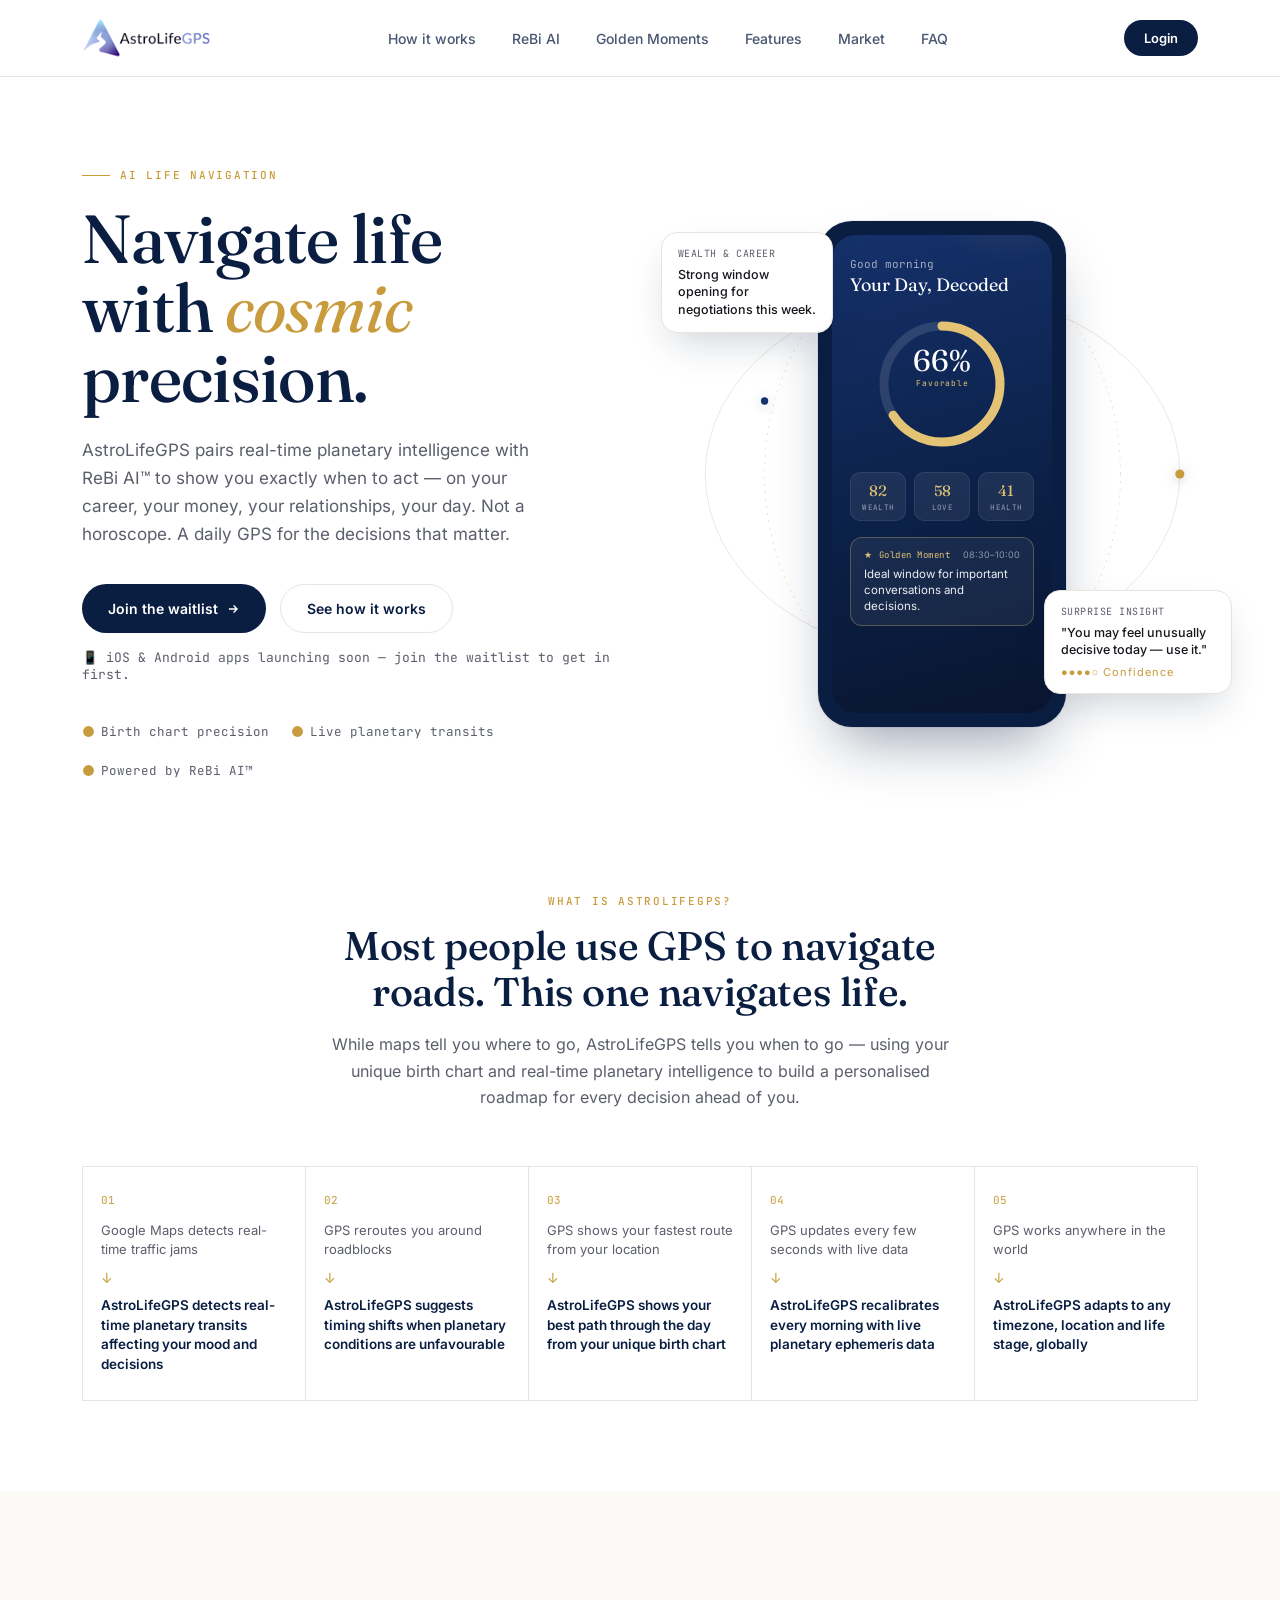
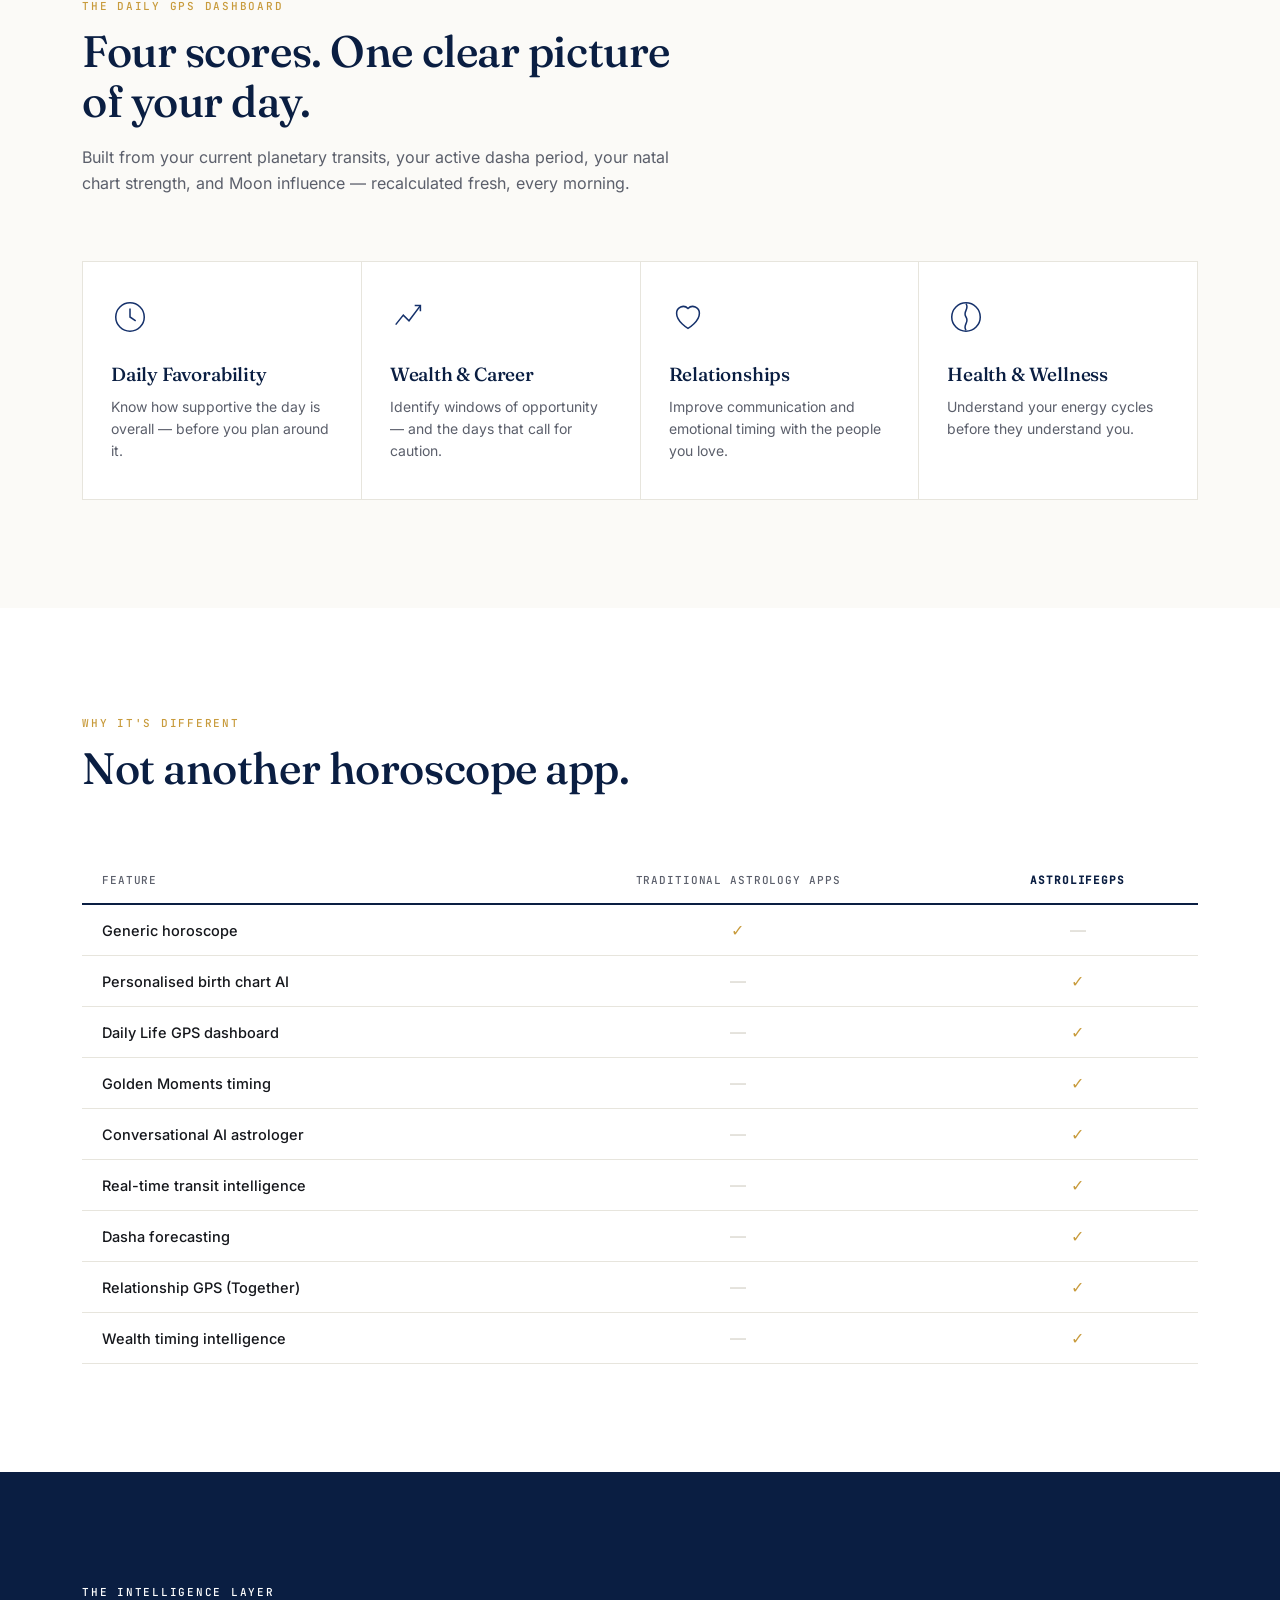
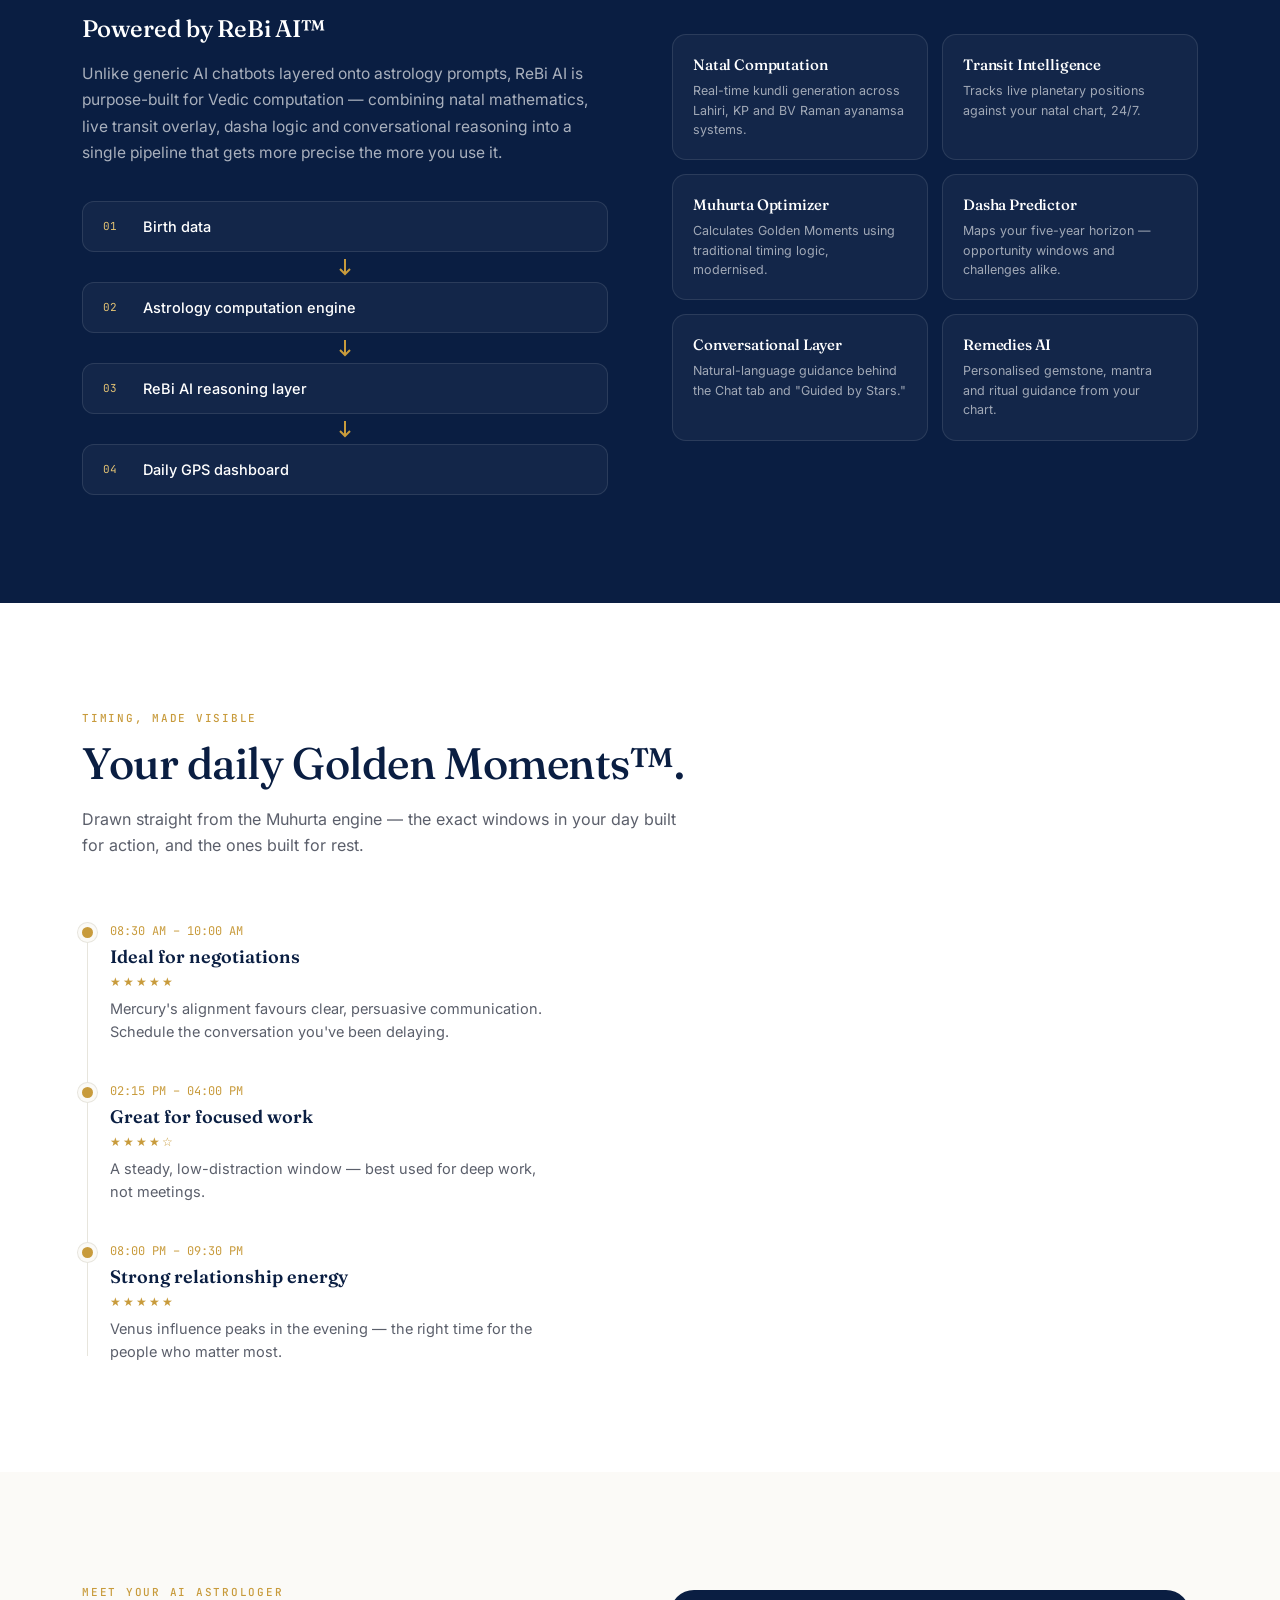
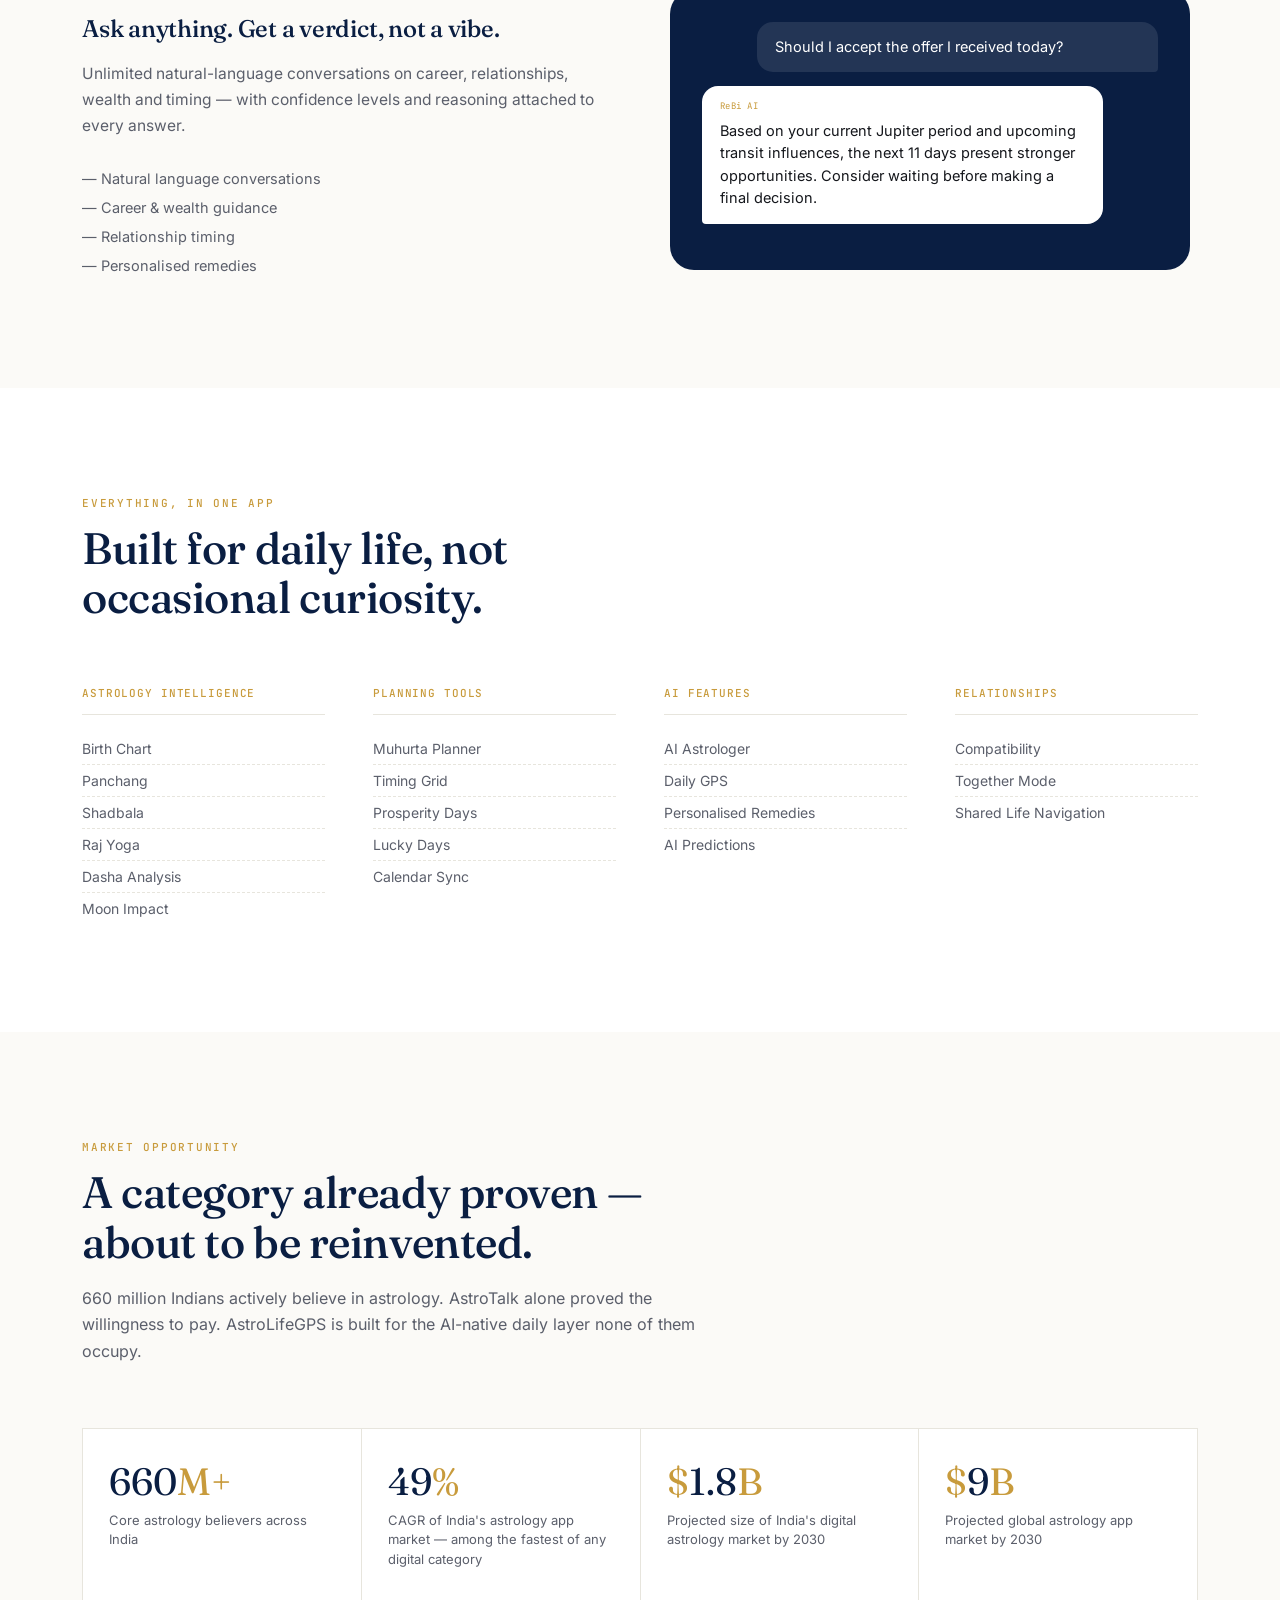
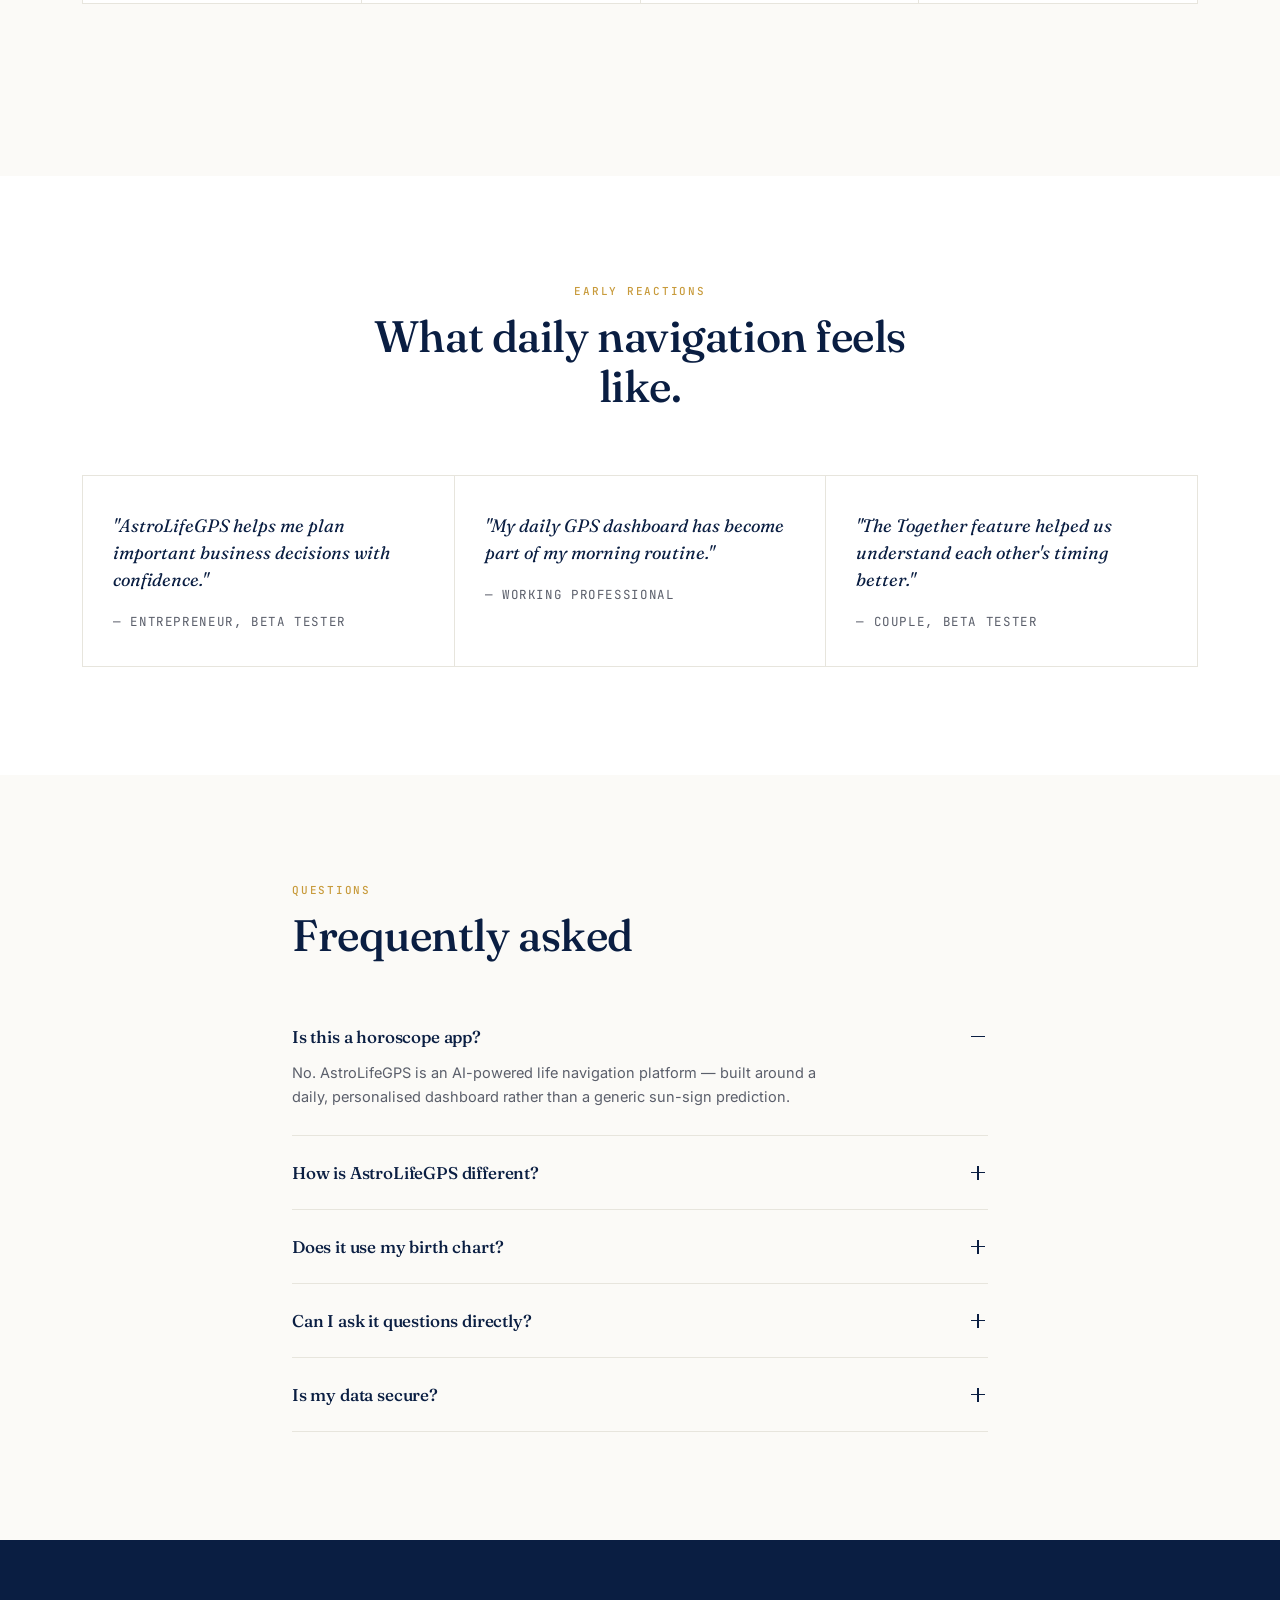
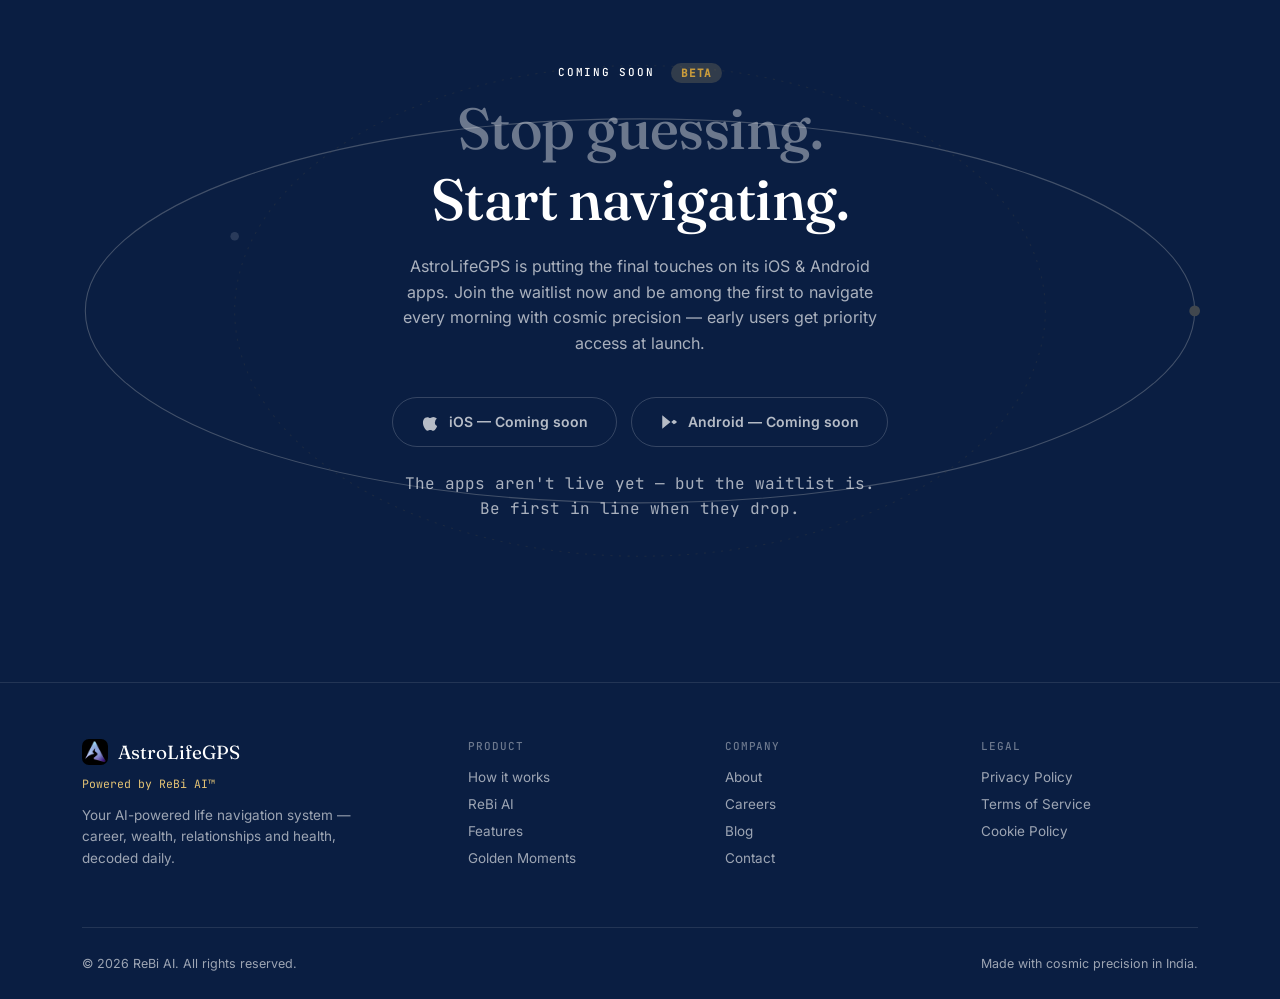
<file: index.html>
<!DOCTYPE html>
<html lang="en">
<head>
<meta charset="UTF-8">
<meta name="viewport" content="width=device-width, initial-scale=1.0">
<title>AstroLifeGPS — AI-Powered Life Navigation</title>
<meta name="description" content="AstroLifeGPS pairs real-time planetary intelligence with ReBi AI™ to show you exactly when to act — on your career, money, relationships and day. Not a horoscope. A daily GPS for the decisions that matter.">
<meta name="theme-color" content="#0A1E42">
<link rel="canonical" href="https://www.astrolifegps.com/">

<!-- Open Graph -->
<meta property="og:type" content="website">
<meta property="og:site_name" content="AstroLifeGPS">
<meta property="og:title" content="AstroLifeGPS — AI-Powered Life Navigation">
<meta property="og:description" content="Real-time planetary intelligence + ReBi AI™ for a daily, personalised GPS across career, wealth, relationships and health.">
<meta property="og:url" content="https://www.astrolifegps.com/">
<meta property="og:image" content="https://www.astrolifegps.com/assets/og-image.png">
<meta property="og:image:width" content="1200">
<meta property="og:image:height" content="630">

<!-- Twitter -->
<meta name="twitter:card" content="summary_large_image">
<meta name="twitter:title" content="AstroLifeGPS — AI-Powered Life Navigation">
<meta name="twitter:description" content="Real-time planetary intelligence + ReBi AI™ for a daily, personalised GPS across career, wealth, relationships and health.">
<meta name="twitter:image" content="https://www.astrolifegps.com/assets/og-image.png">

<!-- Favicon -->
<link rel="icon" type="image/svg+xml" href="assets/favicon.svg">
<link rel="icon" type="image/png" href="assets/favicon.png">
<link rel="apple-touch-icon" href="assets/favicon.png">

<!-- Structured data -->
<script type="application/ld+json">
{
  "@context": "https://schema.org",
  "@type": "Organization",
  "@id": "https://www.astrolifegps.com/#organization",
  "name": "AstroLifeGPS",
  "url": "https://www.astrolifegps.com/",
  "logo": "https://www.astrolifegps.com/assets/logo.png",
  "description": "AI-powered life navigation — daily, personalised guidance across career, wealth, relationships and health, powered by ReBi AI."
}
</script>
<script type="application/ld+json">
{
  "@context": "https://schema.org",
  "@type": "WebSite",
  "@id": "https://www.astrolifegps.com/#website",
  "url": "https://www.astrolifegps.com/",
  "name": "AstroLifeGPS",
  "publisher": { "@id": "https://www.astrolifegps.com/#organization" }
}
</script>

<!-- Self-hosted fonts (no render-blocking external CSS) -->
<link rel="preload" as="font" type="font/woff2" crossorigin href="assets/fonts/fraunces-variable.woff2">
<link rel="preload" as="font" type="font/woff2" crossorigin href="assets/fonts/inter-variable.woff2">
<style>
@font-face{font-family:'Fraunces';font-style:normal;font-weight:300 600;font-display:swap;src:url('assets/fonts/fraunces-variable.woff2') format('woff2');}
@font-face{font-family:'Fraunces';font-style:italic;font-weight:300 600;font-display:swap;src:url('assets/fonts/fraunces-italic.woff2') format('woff2');}
@font-face{font-family:'Inter';font-style:normal;font-weight:400 800;font-display:swap;src:url('assets/fonts/inter-variable.woff2') format('woff2');}
@font-face{font-family:'JetBrains Mono';font-style:normal;font-weight:400 500;font-display:swap;src:url('assets/fonts/jetbrainsmono-variable.woff2') format('woff2');}
</style>
<style>
  :root{
    --navy-deep:#0A1E42;
    --navy:#15316B;
    --navy-mid:#1E4090;
    --gold:#C89B3C;
    --gold-light:#E4C374;
    --paper:#FBFAF7;
    --white:#FFFFFF;
    --ink:#15171C;
    --ink-soft:#5B5F6B;
    --line:#E7E5DD;
    --max:1180px;
  }
  *{box-sizing:border-box; margin:0; padding:0;}
  html{scroll-behavior:smooth;}
  body{
    background:var(--white);
    color:var(--ink);
    font-family:'Inter', sans-serif;
    -webkit-font-smoothing:antialiased;
    overflow-x:hidden;
  }
  ::selection{ background:var(--gold-light); color:var(--navy-deep); }

  h1,h2,h3,h4{
    font-family:'Fraunces', serif;
    font-weight:500;
    letter-spacing:-0.01em;
    color:var(--navy-deep);
  }
  .eyebrow{
    font-family:'JetBrains Mono', monospace;
    font-size:11px;
    letter-spacing:0.16em;
    text-transform:uppercase;
    color:var(--gold);
    font-weight:500;
  }
  .wrap{ max-width:var(--max); margin:0 auto; padding:0 32px; }
  a{ color:inherit; text-decoration:none; }
  img{max-width:100%; display:block;}

  /* ---------- NAV ---------- */
  header{
    position:fixed; top:0; left:0; right:0; z-index:100;
    background:rgba(255,255,255,0.86);
    backdrop-filter:blur(14px);
    border-bottom:1px solid var(--line);
  }
  .nav-inner{
    max-width:var(--max); margin:0 auto; padding:18px 32px;
    display:flex; align-items:center; justify-content:space-between;
  }
  .logo{
    font-family:'Fraunces', serif; font-weight:600; font-size:19px;
    color:var(--navy-deep); display:flex; align-items:center; gap:8px;
  }
  .logo-mark{ border-radius:7px; display:block; flex-shrink:0; }
  .logo-lockup{ height:40px; width:auto; display:block; }
  nav ul{ list-style:none; display:flex; gap:36px; }
  nav a{ font-size:14px; font-weight:500; color:var(--navy-deep); opacity:0.75; transition:opacity .2s; }
  nav a:hover{ opacity:1; }
  .nav-cta{
    background:var(--navy-deep); color:#fff; padding:10px 20px; border-radius:100px;
    font-size:13px; font-weight:600; opacity:1 !important;
    transition:background .2s;
  }
  .nav-cta:hover{ background:var(--gold); }
  .nav-toggle{ display:none; }

  /* ---------- HERO ---------- */
  .hero{
    position:relative;
    padding:168px 0 0;
    overflow:hidden;
  }
  .hero-grid{
    display:grid; grid-template-columns:1.05fr 0.95fr; gap:40px; align-items:center;
    max-width:var(--max); margin:0 auto; padding:0 32px 80px;
  }
  .hero-eyebrow{ display:flex; align-items:center; gap:10px; margin-bottom:22px;}
  .hero-eyebrow .rule{ width:28px; height:1px; background:var(--gold); }
  h1.hero-h{
    font-size:clamp(40px, 5.4vw, 68px);
    line-height:1.02;
    margin-bottom:24px;
  }
  h1.hero-h em{
    font-style:italic; font-weight:400; color:var(--gold);
  }
  .hero-sub{
    font-size:17px; line-height:1.65; color:var(--ink-soft);
    max-width:480px; margin-bottom:36px;
  }
  .hero-ctas{ display:flex; gap:14px; flex-wrap:wrap; margin-bottom:46px;}
  .btn-primary{
    background:var(--navy-deep); color:#fff; padding:15px 26px; border-radius:100px;
    font-size:14px; font-weight:600; display:inline-flex; align-items:center; gap:8px;
    transition:transform .2s, background .2s;
  }
  .btn-primary:hover{ background:var(--navy-mid); transform:translateY(-1px); }
  .btn-secondary{
    border:1px solid var(--line); color:var(--navy-deep); padding:15px 26px; border-radius:100px;
    font-size:14px; font-weight:600; display:inline-flex; align-items:center; gap:8px;
    transition:border-color .2s, background .2s;
  }
  .btn-secondary:hover{ border-color:var(--navy-deep); background:var(--paper); }
  .trust-line{
    display:flex; gap:22px; flex-wrap:wrap; font-size:12.5px; color:var(--ink-soft);
    font-family:'JetBrains Mono', monospace;
  }
  .trust-line span{ display:flex; align-items:center; gap:6px; }
  .trust-line svg{ width:13px; height:13px; color:var(--gold); flex-shrink:0; }

  /* Hero visual: orbit + phone */
  .hero-visual{ position:relative; height:560px; display:flex; align-items:center; justify-content:center;}
  .orbit-svg{ position:absolute; inset:0; width:100%; height:100%; }
  .orbit-ring{ fill:none; stroke:var(--line); stroke-width:1; }
  .orbit-ring.alt{ stroke:rgba(200,155,60,0.35); stroke-dasharray:2 6; }
  .planet{ filter:drop-shadow(0 2px 6px rgba(10,30,66,0.25)); }

  .phone{
    position:relative; z-index:3;
    width:248px; height:506px;
    background:var(--navy-deep);
    border-radius:34px;
    padding:14px;
    box-shadow:0 30px 60px -20px rgba(10,30,66,0.45), 0 0 0 1px rgba(10,30,66,0.06);
  }
  .phone-screen{
    background:linear-gradient(165deg,#15316B 0%, #0A1E42 65%, #0A1530 100%);
    border-radius:24px; height:100%; width:100%;
    padding:22px 18px; color:#fff; position:relative; overflow:hidden;
  }
  .phone-screen::after{
    content:''; position:absolute; top:-40%; right:-30%; width:220px; height:220px;
    background:radial-gradient(circle, rgba(228,195,116,0.18), transparent 70%);
  }
  .phone-greet{ font-size:11px; color:rgba(255,255,255,0.6); font-family:'JetBrains Mono',monospace; margin-bottom:2px;}
  .phone-name{ font-family:'Fraunces',serif; font-size:18px; margin-bottom:18px;}
  .gauge-wrap{ display:flex; justify-content:center; margin-bottom:18px; position:relative;}
  .gauge-pct{ position:absolute; top:38%; left:50%; transform:translate(-50%,-50%); text-align:center;}
  .gauge-pct .num{ font-family:'Fraunces',serif; font-size:30px; line-height:1;}
  .gauge-pct .lbl{ font-size:8px; font-family:'JetBrains Mono',monospace; letter-spacing:0.1em; color:var(--gold-light); margin-top:2px;}
  .sub-scores{ display:flex; gap:8px; margin-bottom:16px; }
  .sub-score{ flex:1; background:rgba(255,255,255,0.07); border-radius:10px; padding:8px 6px; text-align:center; border:1px solid rgba(255,255,255,0.08);}
  .sub-score .v{ font-family:'Fraunces',serif; font-size:15px; color:var(--gold-light); }
  .sub-score .l{ font-size:7.5px; color:rgba(255,255,255,0.55); margin-top:2px; font-family:'JetBrains Mono',monospace; text-transform:uppercase; letter-spacing:0.05em;}
  .golden-card{
    background:rgba(255,255,255,0.06); border:1px solid rgba(228,195,116,0.3);
    border-radius:12px; padding:11px 13px;
  }
  .golden-card .gc-top{ display:flex; justify-content:space-between; align-items:center; margin-bottom:5px;}
  .golden-card .gc-label{ font-size:9px; font-family:'JetBrains Mono',monospace; color:var(--gold-light); letter-spacing:0.06em;}
  .golden-card .gc-time{ font-size:9px; color:rgba(255,255,255,0.5);}
  .golden-card .gc-text{ font-size:11.5px; line-height:1.4; color:rgba(255,255,255,0.92);}

  .float-card{
    position:absolute; background:#fff; border-radius:16px; box-shadow:0 18px 40px -12px rgba(10,30,66,0.22);
    padding:14px 16px; z-index:4; border:1px solid var(--line);
  }
  .float-card.fc1{ top:38px; left:-26px; width:172px; }
  .float-card.fc2{ bottom:60px; right:-34px; width:188px; }
  .fc-title{ font-size:10px; font-family:'JetBrains Mono',monospace; color:var(--ink-soft); letter-spacing:0.05em; text-transform:uppercase; margin-bottom:6px;}
  .fc-body{ font-size:12.5px; line-height:1.4; color:var(--ink); font-weight:500;}
  .fc-stars{ color:var(--gold); font-size:11px; margin-top:6px; letter-spacing:1px;}

  /* ---------- LOGOS / GPS METAPHOR STRIP ---------- */
  .metaphor{ padding:30px 0 90px; }
  .metaphor-head{ text-align:center; max-width:640px; margin:0 auto 56px; }
  .metaphor-head h2{ font-size:clamp(28px,3.4vw,40px); line-height:1.15; margin-bottom:16px;}
  .metaphor-head p{ color:var(--ink-soft); font-size:16px; line-height:1.65;}
  .metaphor-grid{
    display:grid; grid-template-columns:repeat(5,1fr); border-top:1px solid var(--line); border-left:1px solid var(--line);
  }
  .m-cell{ border-right:1px solid var(--line); border-bottom:1px solid var(--line); padding:26px 18px; }
  .m-cell .m-num{ font-family:'JetBrains Mono',monospace; font-size:11px; color:var(--gold); margin-bottom:14px;}
  .m-cell .m-old{ font-size:13px; color:var(--ink-soft); margin-bottom:10px; line-height:1.45;}
  .m-cell .m-arrow{ color:var(--gold); font-size:14px; margin-bottom:10px;}
  .m-cell .m-new{ font-size:13.5px; color:var(--navy-deep); font-weight:600; line-height:1.45;}

  /* ---------- SECTION GENERIC ---------- */
  section{ padding:108px 0; }
  .section-head{ max-width:620px; margin-bottom:64px; }
  .section-head.center{ margin-left:auto; margin-right:auto; text-align:center; }
  .section-head .eyebrow{ display:block; margin-bottom:14px; }
  .section-head h2{ font-size:clamp(30px,3.6vw,44px); line-height:1.12; }
  .section-head p{ color:var(--ink-soft); font-size:16px; line-height:1.65; margin-top:18px; }

  .bg-paper{ background:var(--paper); }
  .bg-navy{ background:var(--navy-deep); color:#fff; }
  .bg-navy h2, .bg-navy h3, .bg-navy .eyebrow-light{ color:#fff; }

  /* ---------- DASHBOARD CARDS (4 scores) ---------- */
  .score-grid{ display:grid; grid-template-columns:repeat(4,1fr); gap:1px; background:var(--line); border:1px solid var(--line); }
  .score-card{ background:#fff; padding:36px 28px; transition:background .25s; }
  .score-card:hover{ background:var(--paper); }
  .score-card .sc-icon{ width:38px; height:38px; margin-bottom:22px; }
  .score-card h3{ font-size:19px; margin-bottom:10px; font-weight:500; }
  .score-card p{ font-size:14px; color:var(--ink-soft); line-height:1.6; }

  /* ---------- DIFFERENTIATOR TABLE ---------- */
  .diff-table{ width:100%; border-collapse:collapse; }
  .diff-table th{
    text-align:left; padding:16px 20px; font-family:'JetBrains Mono',monospace; font-size:11px;
    text-transform:uppercase; letter-spacing:0.08em; color:var(--ink-soft); border-bottom:2px solid var(--navy-deep);
    font-weight:500;
  }
  .diff-table th.center, .diff-table td.center{ text-align:center; }
  .diff-table td{ padding:15px 20px; border-bottom:1px solid var(--line); font-size:14.5px; }
  .diff-table tr td:first-child{ color:var(--ink); font-weight:500; }
  .diff-table .yes{ color:var(--gold); font-size:16px; }
  .diff-table .no{ color:#D8D5CB; font-size:16px; }
  .diff-table th:nth-child(3){ color:var(--navy-deep); font-weight:700; }

  /* ---------- REBI AI ARCHITECTURE ---------- */
  .rebi-grid{ display:grid; grid-template-columns:1fr 1fr; gap:64px; align-items:center; }
  .rebi-flow{ display:flex; flex-direction:column; gap:0; }
  .flow-step{
    display:flex; align-items:center; gap:16px; padding:16px 20px; background:rgba(255,255,255,0.04);
    border:1px solid rgba(255,255,255,0.1); border-radius:12px; position:relative;
  }
  .flow-step + .flow-step{ margin-top:0; }
  .flow-connector{ display:flex; justify-content:center; padding:6px 0; }
  .flow-connector svg{ width:14px; height:18px; color:var(--gold); }
  .flow-num{
    font-family:'JetBrains Mono',monospace; font-size:11px; color:var(--gold-light);
    width:24px; flex-shrink:0;
  }
  .flow-label{ font-size:14.5px; color:#fff; font-weight:500; }
  .rebi-modules{ display:grid; grid-template-columns:1fr 1fr; gap:14px; }
  .module-card{
    background:rgba(255,255,255,0.04); border:1px solid rgba(255,255,255,0.1); border-radius:14px; padding:20px;
  }
  .module-card h4{ color:#fff; font-size:15px; margin-bottom:7px; font-weight:500;}
  .module-card p{ font-size:12.5px; color:rgba(255,255,255,0.6); line-height:1.55;}

  /* ---------- GOLDEN MOMENTS TIMELINE ---------- */
  .timeline{ position:relative; padding-left:28px; }
  .timeline::before{ content:''; position:absolute; left:5px; top:8px; bottom:8px; width:1px; background:var(--line); }
  .t-item{ position:relative; padding-bottom:40px; }
  .t-item:last-child{ padding-bottom:0; }
  .t-item::before{
    content:''; position:absolute; left:-28px; top:4px; width:11px; height:11px; border-radius:50%;
    background:var(--gold); box-shadow:0 0 0 4px var(--paper), 0 0 0 5px var(--line);
  }
  .t-time{ font-family:'JetBrains Mono',monospace; font-size:12px; color:var(--gold); margin-bottom:6px; }
  .t-title{ font-size:18px; font-weight:600; color:var(--navy-deep); margin-bottom:6px; font-family:'Fraunces',serif;}
  .t-stars{ color:var(--gold); font-size:12px; letter-spacing:2px; margin-bottom:8px;}
  .t-desc{ font-size:14.5px; color:var(--ink-soft); line-height:1.6; max-width:440px;}

  /* ---------- CHAT MOCK ---------- */
  .chat-mock{
    background:var(--navy-deep); border-radius:24px; padding:32px; max-width:520px;
  }
  .chat-bubble{ border-radius:16px; padding:14px 18px; font-size:14.5px; line-height:1.55; margin-bottom:14px; max-width:88%;}
  .chat-bubble.user{ background:rgba(255,255,255,0.1); color:#fff; margin-left:auto; border-bottom-right-radius:4px;}
  .chat-bubble.ai{ background:#fff; color:var(--ink); border-bottom-left-radius:4px;}
  .chat-bubble.ai .tag{ font-family:'JetBrains Mono',monospace; font-size:9px; color:var(--gold); display:block; margin-bottom:6px; letter-spacing:0.05em;}

  /* ---------- FEATURE GRID (everything in one app) ---------- */
  .feat-cols{ display:grid; grid-template-columns:repeat(4,1fr); gap:48px; }
  .feat-col h4{
    font-family:'JetBrains Mono',monospace; font-size:11px; text-transform:uppercase; letter-spacing:0.08em;
    color:var(--gold); margin-bottom:18px; padding-bottom:14px; border-bottom:1px solid var(--line);
  }
  .feat-col ul{ list-style:none; }
  .feat-col li{ font-size:14px; color:var(--ink-soft); padding:7px 0; border-bottom:1px dashed var(--line); }
  .feat-col li:last-child{ border-bottom:none; }

  /* ---------- MARKET STATS ---------- */
  .stat-row{ display:grid; grid-template-columns:repeat(4,1fr); gap:1px; background:var(--line); border:1px solid var(--line); margin-bottom:64px;}
  .stat-cell{ background:#fff; padding:34px 26px; }
  .stat-cell .stat-num{ font-family:'Fraunces',serif; font-size:38px; color:var(--navy-deep); line-height:1; margin-bottom:10px;}
  .stat-cell .stat-num span{ color:var(--gold); }
  .stat-cell .stat-lbl{ font-size:13px; color:var(--ink-soft); line-height:1.5;}

  .proj-table{ width:100%; border-collapse:collapse; }
  .proj-table th{ text-align:left; padding:14px 18px; font-size:11px; font-family:'JetBrains Mono',monospace; text-transform:uppercase; letter-spacing:.06em; color:var(--ink-soft); border-bottom:2px solid var(--navy-deep);}
  .proj-table td{ padding:16px 18px; border-bottom:1px solid var(--line); font-size:14.5px;}
  .proj-table tr td:first-child{ font-weight:600; color:var(--navy-deep); font-family:'Fraunces',serif; font-size:16px;}
  .proj-table tr:last-child td{ font-weight:700; }

  /* ---------- TESTIMONIALS ---------- */
  .testi-grid{ display:grid; grid-template-columns:repeat(3,1fr); gap:1px; background:var(--line); border:1px solid var(--line); }
  .testi-card{ background:#fff; padding:36px 30px; }
  .testi-quote{ font-family:'Fraunces',serif; font-style:italic; font-size:18px; line-height:1.5; color:var(--navy-deep); margin-bottom:20px;}
  .testi-who{ font-size:12.5px; font-family:'JetBrains Mono',monospace; color:var(--ink-soft); text-transform:uppercase; letter-spacing:0.05em;}

  /* ---------- FAQ ---------- */
  .faq-item{ border-bottom:1px solid var(--line); padding:26px 0; }
  .faq-q{ display:flex; justify-content:space-between; align-items:center; cursor:pointer; gap:20px;}
  .faq-q h4{ font-size:17px; font-weight:500; font-family:'Fraunces',serif; }
  .faq-q .plus{ width:20px; height:20px; flex-shrink:0; position:relative;}
  .faq-q .plus::before, .faq-q .plus::after{ content:''; position:absolute; background:var(--navy-deep); transition:transform .25s;}
  .faq-q .plus::before{ width:14px; height:1.5px; top:9px; left:3px;}
  .faq-q .plus::after{ width:1.5px; height:14px; left:9px; top:3px;}
  .faq-item.open .plus::after{ transform:rotate(90deg); opacity:0;}
  .faq-a{ max-height:0; overflow:hidden; transition:max-height .3s ease;}
  .faq-item.open .faq-a{ max-height:200px; }
  .faq-a p{ padding-top:14px; font-size:14.5px; color:var(--ink-soft); line-height:1.65; max-width:560px;}

  /* ---------- FINAL CTA ---------- */
  .final-cta{ text-align:center; padding:120px 0; position:relative; overflow:hidden;}
  .final-cta h2{ font-size:clamp(34px,5vw,58px); line-height:1.08; margin-bottom:8px;}
  .final-cta h2.stop{ color:rgba(255,255,255,0.4); }
  .final-cta h2.start{ color:#fff; }
  .final-cta p{ color:rgba(255,255,255,0.65); max-width:480px; margin:24px auto 40px; font-size:16px; line-height:1.6;}
  .store-row{ display:flex; gap:14px; justify-content:center; flex-wrap:wrap;}
  .store-btn{
    border:1px solid rgba(255,255,255,0.25); color:#fff; padding:15px 28px; border-radius:100px;
    font-size:14px; font-weight:600; display:inline-flex; align-items:center; gap:10px; transition:all .2s;
  }
  .store-btn:hover{ background:#fff; color:var(--navy-deep); border-color:#fff; }
  .store-btn.soon{ opacity:0.7; cursor:default; }
  .store-btn.soon:hover{ background:transparent; color:#fff; border-color:rgba(255,255,255,0.25); }
  .store-note{ color:rgba(255,255,255,0.7); font-size:13px; margin-top:18px; font-family:'JetBrains Mono',monospace; }
  .soon-pill{
    display:inline-block; margin-left:8px; padding:3px 10px; border-radius:100px;
    background:rgba(228,195,116,0.18); color:var(--gold); font-size:11px; font-weight:700;
    letter-spacing:.06em; text-transform:uppercase; font-family:'JetBrains Mono',monospace; vertical-align:middle;
  }

  /* ---------- FOOTER ---------- */
  footer{ background:var(--navy-deep); border-top:1px solid rgba(255,255,255,0.1); padding:56px 0 28px; color:rgba(255,255,255,0.6);}
  .footer-grid{ display:grid; grid-template-columns:1.6fr 1fr 1fr 1fr; gap:40px; margin-bottom:50px;}
  .footer-brand{ font-family:'Fraunces',serif; color:#fff; font-size:19px; margin-bottom:14px;}
  .footer-brand .pwr{ font-size:11.5px; color:var(--gold-light); font-family:'JetBrains Mono',monospace; display:block; margin-top:6px;}
  .footer-grid h5{ font-size:11px; text-transform:uppercase; letter-spacing:0.08em; color:rgba(255,255,255,0.4); margin-bottom:16px; font-family:'JetBrains Mono',monospace; font-weight:500;}
  .footer-grid ul{ list-style:none; }
  .footer-grid li{ margin-bottom:11px; font-size:13.5px;}
  .footer-grid a:hover{ color:#fff; }
  .footer-bottom{ display:flex; justify-content:space-between; padding-top:28px; border-top:1px solid rgba(255,255,255,0.1); font-size:12.5px; flex-wrap:wrap; gap:10px;}

  /* ---------- REVEAL ANIM ---------- */
  .reveal{ opacity:0; transform:translateY(18px); transition:opacity .7s ease, transform .7s ease; }
  .reveal.in{ opacity:1; transform:translateY(0); }

  @media (max-width:980px){
    nav ul{ display:none; }
    .hero-grid{ grid-template-columns:1fr; }
    .hero-visual{ height:440px; margin-top:20px; }
    .metaphor-grid{ grid-template-columns:1fr 1fr; }
    .score-grid{ grid-template-columns:1fr 1fr; }
    .rebi-grid{ grid-template-columns:1fr; gap:40px; }
    .feat-cols{ grid-template-columns:1fr 1fr; gap:32px; }
    .stat-row{ grid-template-columns:1fr 1fr; }
    .testi-grid{ grid-template-columns:1fr; }
    .diff-table{ font-size:13px; }
    .footer-grid{ grid-template-columns:1fr 1fr; }
  }
  @media (max-width:560px){
    .wrap, .nav-inner{ padding-left:20px; padding-right:20px; }
    .hero-grid{ padding-left:20px; padding-right:20px; }
    .metaphor-grid{ grid-template-columns:1fr; }
    .score-grid{ grid-template-columns:1fr; }
    .feat-cols{ grid-template-columns:1fr; }
    .stat-row{ grid-template-columns:1fr; }
    .footer-grid{ grid-template-columns:1fr; gap:30px;}
    .float-card{ display:none; }
    .diff-table{ display:block; overflow-x:auto; white-space:nowrap; }
  }

  /* ---------- WAITLIST MODAL ---------- */
  .modal-overlay{
    position:fixed; inset:0; z-index:1000;
    background:rgba(10,30,66,0.55); backdrop-filter:blur(4px);
    display:flex; align-items:center; justify-content:center; padding:24px;
    opacity:0; visibility:hidden; transition:opacity .25s ease, visibility .25s ease;
  }
  .modal-overlay.open{ opacity:1; visibility:visible; }
  .modal{
    background:var(--white); border-radius:20px; width:100%; max-width:440px;
    padding:38px 34px 34px; position:relative; box-shadow:0 30px 80px rgba(10,30,66,0.35);
    transform:translateY(16px) scale(0.98); transition:transform .25s ease;
    max-height:calc(100vh - 48px); overflow-y:auto;
  }
  .modal-overlay.open .modal{ transform:translateY(0) scale(1); }
  .modal-close{
    position:absolute; top:16px; right:16px; width:34px; height:34px; border-radius:50%;
    border:1px solid var(--line); background:var(--paper); color:var(--ink-soft);
    font-size:18px; line-height:1; cursor:pointer; display:flex; align-items:center; justify-content:center;
    transition:all .2s;
  }
  .modal-close:hover{ background:var(--navy-deep); color:#fff; border-color:var(--navy-deep); }
  .modal .eyebrow{ display:inline-block; margin-bottom:12px; }
  .modal h3{ font-family:'Fraunces',serif; font-size:26px; line-height:1.15; color:var(--navy-deep); margin-bottom:8px; }
  .modal p.modal-sub{ font-size:14.5px; color:var(--ink-soft); line-height:1.5; margin-bottom:24px; }
  .modal .field{ margin-bottom:16px; }
  .modal label{ display:block; font-size:12px; font-weight:600; color:var(--navy-deep); margin-bottom:6px; letter-spacing:.02em; }
  .modal input{
    width:100%; padding:13px 15px; border:1px solid var(--line); border-radius:11px;
    font-size:15px; font-family:'Inter',sans-serif; color:var(--ink); background:var(--paper);
    transition:border-color .2s, background .2s;
  }
  .modal input:focus{ outline:none; border-color:var(--gold); background:var(--white); }
  .modal .submit-btn{
    width:100%; background:var(--navy-deep); color:#fff; border:none; padding:15px;
    border-radius:100px; font-size:15px; font-weight:600; font-family:'Inter',sans-serif;
    cursor:pointer; margin-top:8px; transition:background .2s, transform .15s;
    display:flex; align-items:center; justify-content:center; gap:8px;
  }
  .modal .submit-btn:hover{ background:var(--navy-mid); transform:translateY(-1px); }
  .modal .submit-btn:disabled{ opacity:0.7; cursor:default; transform:none; }
  .modal .form-msg{ font-size:13.5px; margin-top:14px; text-align:center; min-height:18px; }
  .modal .form-msg.error{ color:#C0392B; }
  .modal .form-msg.success{ color:#1E7A45; }
  .modal .privacy-note{ font-size:11.5px; color:var(--ink-soft); text-align:center; margin-top:14px; line-height:1.5; }
  .modal .success-state{ text-align:center; padding:14px 0 6px; }
  .modal .success-state .tick{
    width:56px; height:56px; border-radius:50%; background:rgba(30,122,69,0.12); color:#1E7A45;
    display:flex; align-items:center; justify-content:center; margin:0 auto 18px; font-size:28px;
  }
  .modal .success-state h3{ margin-bottom:8px; }
  .spin{ width:16px; height:16px; border:2px solid rgba(255,255,255,0.4); border-top-color:#fff; border-radius:50%; animation:spin .7s linear infinite; }
  @keyframes spin{ to{ transform:rotate(360deg); } }
</style>
</head>
<body>

<header>
  <div class="nav-inner">
    <a href="#top" class="logo" aria-label="AstroLifeGPS home">
      <img class="logo-lockup" src="assets/logo-lockup.png" alt="AstroLifeGPS" width="129" height="40"></a>
    <nav>
      <ul>
        <li><a href="#how">How it works</a></li>
        <li><a href="#rebi">ReBi AI</a></li>
        <li><a href="#moments">Golden Moments</a></li>
        <li><a href="#features">Features</a></li>
        <li><a href="#market">Market</a></li>
        <li><a href="#faq">FAQ</a></li>
      </ul>
    </nav>
    <a href="https://app.astrolifegps.com/" class="nav-cta" target="_blank" rel="noopener noreferrer">Login</a>
  </div>
</header>

<main id="top">

  <!-- HERO -->
  <section class="hero">
    <div class="hero-grid">
      <div>
        <div class="hero-eyebrow"><span class="rule"></span><span class="eyebrow">AI Life Navigation</span></div>
        <h1 class="hero-h">Navigate life<br>with <em>cosmic</em> precision.</h1>
        <p class="hero-sub">AstroLifeGPS pairs real-time planetary intelligence with ReBi AI™ to show you exactly when to act — on your career, your money, your relationships, your day. Not a horoscope. A daily GPS for the decisions that matter.</p>
        <div class="hero-ctas">
          <a href="#download" class="btn-primary js-waitlist">
            Join the waitlist
            <svg width="14" height="14" viewBox="0 0 24 24" fill="none" stroke="currentColor" stroke-width="2.4"><path d="M5 12h14M13 6l6 6-6 6"/></svg>
          </a>
          <a href="#how" class="btn-secondary">See how it works</a>
        </div>
        <p style="font-size:13px; color:var(--ink-soft); margin:-30px 0 40px; font-family:'JetBrains Mono',monospace;">📱 iOS &amp; Android apps launching soon — join the waitlist to get in first.</p>
        <div class="trust-line">
          <span><svg viewBox="0 0 24 24" fill="currentColor"><circle cx="12" cy="12" r="10"/></svg>Birth chart precision</span>
          <span><svg viewBox="0 0 24 24" fill="currentColor"><circle cx="12" cy="12" r="10"/></svg>Live planetary transits</span>
          <span><svg viewBox="0 0 24 24" fill="currentColor"><circle cx="12" cy="12" r="10"/></svg>Powered by ReBi AI™</span>
        </div>
      </div>

      <div class="hero-visual">
        <svg class="orbit-svg" viewBox="0 0 560 560">
          <ellipse class="orbit-ring" cx="280" cy="280" rx="260" ry="200"/>
          <ellipse class="orbit-ring alt" cx="280" cy="280" rx="195" ry="245"/>
          <ellipse class="orbit-ring" cx="280" cy="280" rx="130" ry="150"/>
          <circle class="planet" cx="540" cy="280" r="5" fill="#C89B3C"/>
          <circle class="planet" cx="85" cy="200" r="4" fill="#15316B"/>
          <circle class="planet" cx="280" cy="35" r="3.5" fill="#C89B3C"/>
          <circle class="planet" cx="410" cy="450" r="4.5" fill="#15316B"/>
        </svg>
        <div class="float-card fc1">
          <div class="fc-title">Wealth &amp; Career</div>
          <div class="fc-body">Strong window opening for negotiations this week.</div>
        </div>
        <div class="phone">
          <div class="phone-screen">
            <div class="phone-greet">Good morning</div>
            <div class="phone-name">Your Day, Decoded</div>
            <div class="gauge-wrap">
              <svg width="140" height="140" viewBox="0 0 140 140">
                <circle cx="70" cy="70" r="58" fill="none" stroke="rgba(255,255,255,0.12)" stroke-width="9"/>
                <circle cx="70" cy="70" r="58" fill="none" stroke="#E4C374" stroke-width="9" stroke-linecap="round"
                  stroke-dasharray="364" stroke-dashoffset="124" transform="rotate(-90 70 70)"/>
              </svg>
              <div class="gauge-pct"><div class="num">66%</div><div class="lbl">Favorable</div></div>
            </div>
            <div class="sub-scores">
              <div class="sub-score"><div class="v">82</div><div class="l">Wealth</div></div>
              <div class="sub-score"><div class="v">58</div><div class="l">Love</div></div>
              <div class="sub-score"><div class="v">41</div><div class="l">Health</div></div>
            </div>
            <div class="golden-card">
              <div class="gc-top"><span class="gc-label">★ Golden Moment</span><span class="gc-time">08:30–10:00</span></div>
              <div class="gc-text">Ideal window for important conversations and decisions.</div>
            </div>
          </div>
        </div>
        <div class="float-card fc2">
          <div class="fc-title">Surprise Insight</div>
          <div class="fc-body">"You may feel unusually decisive today — use it."</div>
          <div class="fc-stars">●●●●○ Confidence</div>
        </div>
      </div>
    </div>
  </section>

  <!-- METAPHOR -->
  <section class="metaphor" id="how">
    <div class="wrap">
      <div class="metaphor-head reveal">
        <span class="eyebrow">What is AstroLifeGPS?</span>
        <h2 style="margin-top:14px;">Most people use GPS to navigate roads. This one navigates life.</h2>
        <p>While maps tell you where to go, AstroLifeGPS tells you when to go — using your unique birth chart and real-time planetary intelligence to build a personalised roadmap for every decision ahead of you.</p>
      </div>
      <div class="metaphor-grid reveal">
        <div class="m-cell">
          <div class="m-num">01</div>
          <div class="m-old">Google Maps detects real-time traffic jams</div>
          <div class="m-arrow">↓</div>
          <div class="m-new">AstroLifeGPS detects real-time planetary transits affecting your mood and decisions</div>
        </div>
        <div class="m-cell">
          <div class="m-num">02</div>
          <div class="m-old">GPS reroutes you around roadblocks</div>
          <div class="m-arrow">↓</div>
          <div class="m-new">AstroLifeGPS suggests timing shifts when planetary conditions are unfavourable</div>
        </div>
        <div class="m-cell">
          <div class="m-num">03</div>
          <div class="m-old">GPS shows your fastest route from your location</div>
          <div class="m-arrow">↓</div>
          <div class="m-new">AstroLifeGPS shows your best path through the day from your unique birth chart</div>
        </div>
        <div class="m-cell">
          <div class="m-num">04</div>
          <div class="m-old">GPS updates every few seconds with live data</div>
          <div class="m-arrow">↓</div>
          <div class="m-new">AstroLifeGPS recalibrates every morning with live planetary ephemeris data</div>
        </div>
        <div class="m-cell">
          <div class="m-num">05</div>
          <div class="m-old">GPS works anywhere in the world</div>
          <div class="m-arrow">↓</div>
          <div class="m-new">AstroLifeGPS adapts to any timezone, location and life stage, globally</div>
        </div>
      </div>
    </div>
  </section>

  <!-- DAILY GPS DASHBOARD -->
  <section class="bg-paper">
    <div class="wrap">
      <div class="section-head reveal">
        <span class="eyebrow">The daily GPS dashboard</span>
        <h2>Four scores. One clear picture of your day.</h2>
        <p>Built from your current planetary transits, your active dasha period, your natal chart strength, and Moon influence — recalculated fresh, every morning.</p>
      </div>
    </div>
    <div class="wrap reveal">
      <div class="score-grid">
        <div class="score-card">
          <svg class="sc-icon" viewBox="0 0 40 40" fill="none" stroke="#15316B" stroke-width="1.6"><circle cx="20" cy="20" r="15"/><path d="M20 11v9l6 4"/></svg>
          <h3>Daily Favorability</h3>
          <p>Know how supportive the day is overall — before you plan around it.</p>
        </div>
        <div class="score-card">
          <svg class="sc-icon" viewBox="0 0 40 40" fill="none" stroke="#15316B" stroke-width="1.6"><path d="M6 28l8-10 6 6 12-16"/><path d="M26 8h6v6"/></svg>
          <h3>Wealth &amp; Career</h3>
          <p>Identify windows of opportunity — and the days that call for caution.</p>
        </div>
        <div class="score-card">
          <svg class="sc-icon" viewBox="0 0 40 40" fill="none" stroke="#15316B" stroke-width="1.6"><path d="M20 32s-12-7-12-16a7 7 0 0112-5 7 7 0 0112 5c0 9-12 16-12 16z"/></svg>
          <h3>Relationships</h3>
          <p>Improve communication and emotional timing with the people you love.</p>
        </div>
        <div class="score-card">
          <svg class="sc-icon" viewBox="0 0 40 40" fill="none" stroke="#15316B" stroke-width="1.6"><path d="M20 6c4 6-4 8 0 14s-4 8 0 14"/><circle cx="20" cy="20" r="15"/></svg>
          <h3>Health &amp; Wellness</h3>
          <p>Understand your energy cycles before they understand you.</p>
        </div>
      </div>
    </div>
  </section>

  <!-- DIFFERENTIATOR TABLE -->
  <section>
    <div class="wrap">
      <div class="section-head reveal">
        <span class="eyebrow">Why it's different</span>
        <h2>Not another horoscope app.</h2>
      </div>
      <div class="reveal" style="overflow-x:auto;">
        <table class="diff-table">
          <thead>
            <tr><th>Feature</th><th class="center">Traditional astrology apps</th><th class="center">AstroLifeGPS</th></tr>
          </thead>
          <tbody>
            <tr><td>Generic horoscope</td><td class="center"><span class="yes">✓</span></td><td class="center"><span class="no">—</span></td></tr>
            <tr><td>Personalised birth chart AI</td><td class="center"><span class="no">—</span></td><td class="center"><span class="yes">✓</span></td></tr>
            <tr><td>Daily Life GPS dashboard</td><td class="center"><span class="no">—</span></td><td class="center"><span class="yes">✓</span></td></tr>
            <tr><td>Golden Moments timing</td><td class="center"><span class="no">—</span></td><td class="center"><span class="yes">✓</span></td></tr>
            <tr><td>Conversational AI astrologer</td><td class="center"><span class="no">—</span></td><td class="center"><span class="yes">✓</span></td></tr>
            <tr><td>Real-time transit intelligence</td><td class="center"><span class="no">—</span></td><td class="center"><span class="yes">✓</span></td></tr>
            <tr><td>Dasha forecasting</td><td class="center"><span class="no">—</span></td><td class="center"><span class="yes">✓</span></td></tr>
            <tr><td>Relationship GPS (Together)</td><td class="center"><span class="no">—</span></td><td class="center"><span class="yes">✓</span></td></tr>
            <tr><td>Wealth timing intelligence</td><td class="center"><span class="no">—</span></td><td class="center"><span class="yes">✓</span></td></tr>
          </tbody>
        </table>
      </div>
    </div>
  </section>

  <!-- REBI AI -->
  <section class="bg-navy" id="rebi">
    <div class="wrap">
      <div class="rebi-grid">
        <div class="reveal">
          <span class="eyebrow eyebrow-light">The intelligence layer</span>
          <h2 style="margin-top:14px; margin-bottom:18px;">Powered by ReBi AI™</h2>
          <p style="color:rgba(255,255,255,0.65); font-size:15.5px; line-height:1.7; margin-bottom:34px;">Unlike generic AI chatbots layered onto astrology prompts, ReBi AI is purpose-built for Vedic computation — combining natal mathematics, live transit overlay, dasha logic and conversational reasoning into a single pipeline that gets more precise the more you use it.</p>
          <div class="rebi-flow">
            <div class="flow-step"><span class="flow-num">01</span><span class="flow-label">Birth data</span></div>
            <div class="flow-connector"><svg viewBox="0 0 14 18" fill="none" stroke="currentColor" stroke-width="2"><path d="M7 1v14M2 11l5 5 5-5"/></svg></div>
            <div class="flow-step"><span class="flow-num">02</span><span class="flow-label">Astrology computation engine</span></div>
            <div class="flow-connector"><svg viewBox="0 0 14 18" fill="none" stroke="currentColor" stroke-width="2"><path d="M7 1v14M2 11l5 5 5-5"/></svg></div>
            <div class="flow-step"><span class="flow-num">03</span><span class="flow-label">ReBi AI reasoning layer</span></div>
            <div class="flow-connector"><svg viewBox="0 0 14 18" fill="none" stroke="currentColor" stroke-width="2"><path d="M7 1v14M2 11l5 5 5-5"/></svg></div>
            <div class="flow-step"><span class="flow-num">04</span><span class="flow-label">Daily GPS dashboard</span></div>
          </div>
        </div>
        <div class="rebi-modules reveal">
          <div class="module-card"><h4>Natal Computation</h4><p>Real-time kundli generation across Lahiri, KP and BV Raman ayanamsa systems.</p></div>
          <div class="module-card"><h4>Transit Intelligence</h4><p>Tracks live planetary positions against your natal chart, 24/7.</p></div>
          <div class="module-card"><h4>Muhurta Optimizer</h4><p>Calculates Golden Moments using traditional timing logic, modernised.</p></div>
          <div class="module-card"><h4>Dasha Predictor</h4><p>Maps your five-year horizon — opportunity windows and challenges alike.</p></div>
          <div class="module-card"><h4>Conversational Layer</h4><p>Natural-language guidance behind the Chat tab and "Guided by Stars."</p></div>
          <div class="module-card"><h4>Remedies AI</h4><p>Personalised gemstone, mantra and ritual guidance from your chart.</p></div>
        </div>
      </div>
    </div>
  </section>

  <!-- GOLDEN MOMENTS -->
  <section id="moments">
    <div class="wrap">
      <div class="section-head reveal">
        <span class="eyebrow">Timing, made visible</span>
        <h2>Your daily Golden Moments™.</h2>
        <p>Drawn straight from the Muhurta engine — the exact windows in your day built for action, and the ones built for rest.</p>
      </div>
      <div class="timeline reveal">
        <div class="t-item">
          <div class="t-time">08:30 AM – 10:00 AM</div>
          <div class="t-title">Ideal for negotiations</div>
          <div class="t-stars">★★★★★</div>
          <div class="t-desc">Mercury's alignment favours clear, persuasive communication. Schedule the conversation you've been delaying.</div>
        </div>
        <div class="t-item">
          <div class="t-time">02:15 PM – 04:00 PM</div>
          <div class="t-title">Great for focused work</div>
          <div class="t-stars">★★★★☆</div>
          <div class="t-desc">A steady, low-distraction window — best used for deep work, not meetings.</div>
        </div>
        <div class="t-item">
          <div class="t-time">08:00 PM – 09:30 PM</div>
          <div class="t-title">Strong relationship energy</div>
          <div class="t-stars">★★★★★</div>
          <div class="t-desc">Venus influence peaks in the evening — the right time for the people who matter most.</div>
        </div>
      </div>
    </div>
  </section>

  <!-- AI CHAT -->
  <section class="bg-paper">
    <div class="wrap" style="display:grid; grid-template-columns:1fr 1fr; gap:60px; align-items:center;">
      <div class="reveal">
        <span class="eyebrow">Meet your AI astrologer</span>
        <h2 style="margin-top:14px; margin-bottom:18px;">Ask anything. Get a verdict, not a vibe.</h2>
        <p style="color:var(--ink-soft); font-size:15.5px; line-height:1.7; margin-bottom:24px;">Unlimited natural-language conversations on career, relationships, wealth and timing — with confidence levels and reasoning attached to every answer.</p>
        <ul style="list-style:none; font-size:14.5px; color:var(--ink-soft); line-height:2;">
          <li>— Natural language conversations</li>
          <li>— Career &amp; wealth guidance</li>
          <li>— Relationship timing</li>
          <li>— Personalised remedies</li>
        </ul>
      </div>
      <div class="chat-mock reveal">
        <div class="chat-bubble user">Should I accept the offer I received today?</div>
        <div class="chat-bubble ai"><span class="tag">ReBi AI</span>Based on your current Jupiter period and upcoming transit influences, the next 11 days present stronger opportunities. Consider waiting before making a final decision.</div>
      </div>
    </div>
  </section>

  <!-- FEATURES GRID -->
  <section id="features">
    <div class="wrap">
      <div class="section-head reveal">
        <span class="eyebrow">Everything, in one app</span>
        <h2>Built for daily life, not occasional curiosity.</h2>
      </div>
      <div class="feat-cols reveal">
        <div class="feat-col">
          <h4>Astrology Intelligence</h4>
          <ul><li>Birth Chart</li><li>Panchang</li><li>Shadbala</li><li>Raj Yoga</li><li>Dasha Analysis</li><li>Moon Impact</li></ul>
        </div>
        <div class="feat-col">
          <h4>Planning Tools</h4>
          <ul><li>Muhurta Planner</li><li>Timing Grid</li><li>Prosperity Days</li><li>Lucky Days</li><li>Calendar Sync</li></ul>
        </div>
        <div class="feat-col">
          <h4>AI Features</h4>
          <ul><li>AI Astrologer</li><li>Daily GPS</li><li>Personalised Remedies</li><li>AI Predictions</li></ul>
        </div>
        <div class="feat-col">
          <h4>Relationships</h4>
          <ul><li>Compatibility</li><li>Together Mode</li><li>Shared Life Navigation</li></ul>
        </div>
      </div>
    </div>
  </section>

  <!-- MARKET -->
  <section class="bg-paper" id="market">
    <div class="wrap">
      <div class="section-head reveal">
        <span class="eyebrow">Market opportunity</span>
        <h2>A category already proven — about to be reinvented.</h2>
        <p>660 million Indians actively believe in astrology. AstroTalk alone proved the willingness to pay. AstroLifeGPS is built for the AI-native daily layer none of them occupy.</p>
      </div>
      <div class="stat-row reveal">
        <div class="stat-cell"><div class="stat-num">660<span>M+</span></div><div class="stat-lbl">Core astrology believers across India</div></div>
        <div class="stat-cell"><div class="stat-num">49<span>%</span></div><div class="stat-lbl">CAGR of India's astrology app market — among the fastest of any digital category</div></div>
        <div class="stat-cell"><div class="stat-num"><span>$</span>1.8<span>B</span></div><div class="stat-lbl">Projected size of India's digital astrology market by 2030</div></div>
        <div class="stat-cell"><div class="stat-num"><span>$</span>9<span>B</span></div><div class="stat-lbl">Projected global astrology app market by 2030</div></div>
      </div>
    </div>
  </section>

  <!-- TESTIMONIALS -->
  <section>
    <div class="wrap">
      <div class="section-head center reveal" style="margin-left:auto;margin-right:auto;">
        <span class="eyebrow">Early reactions</span>
        <h2>What daily navigation feels like.</h2>
      </div>
      <div class="testi-grid reveal">
        <div class="testi-card">
          <div class="testi-quote">"AstroLifeGPS helps me plan important business decisions with confidence."</div>
          <div class="testi-who">— Entrepreneur, Beta Tester</div>
        </div>
        <div class="testi-card">
          <div class="testi-quote">"My daily GPS dashboard has become part of my morning routine."</div>
          <div class="testi-who">— Working Professional</div>
        </div>
        <div class="testi-card">
          <div class="testi-quote">"The Together feature helped us understand each other's timing better."</div>
          <div class="testi-who">— Couple, Beta Tester</div>
        </div>
      </div>
    </div>
  </section>

  <!-- FAQ -->
  <section class="bg-paper" id="faq">
    <div class="wrap" style="max-width:760px;">
      <div class="section-head reveal" style="margin-bottom:40px;">
        <span class="eyebrow">Questions</span>
        <h2>Frequently asked</h2>
      </div>
      <div class="reveal">
        <div class="faq-item open">
          <div class="faq-q" onclick="this.parentElement.classList.toggle('open')"><h4>Is this a horoscope app?</h4><div class="plus"></div></div>
          <div class="faq-a"><p>No. AstroLifeGPS is an AI-powered life navigation platform — built around a daily, personalised dashboard rather than a generic sun-sign prediction.</p></div>
        </div>
        <div class="faq-item">
          <div class="faq-q" onclick="this.parentElement.classList.toggle('open')"><h4>How is AstroLifeGPS different?</h4><div class="plus"></div></div>
          <div class="faq-a"><p>It combines Vedic astrology computation, the proprietary ReBi AI reasoning layer, real-time planetary intelligence, and personalised daily guidance — in one app.</p></div>
        </div>
        <div class="faq-item">
          <div class="faq-q" onclick="this.parentElement.classList.toggle('open')"><h4>Does it use my birth chart?</h4><div class="plus"></div></div>
          <div class="faq-a"><p>Yes. Every score, insight and Golden Moment is personalised using your exact birth date, time and location.</p></div>
        </div>
        <div class="faq-item">
          <div class="faq-q" onclick="this.parentElement.classList.toggle('open')"><h4>Can I ask it questions directly?</h4><div class="plus"></div></div>
          <div class="faq-a"><p>Yes — ReBi AI provides unlimited conversational guidance on career, relationships, wealth and timing through the Chat tab.</p></div>
        </div>
        <div class="faq-item">
          <div class="faq-q" onclick="this.parentElement.classList.toggle('open')"><h4>Is my data secure?</h4><div class="plus"></div></div>
          <div class="faq-a"><p>Yes. Privacy and data protection are core platform principles, with encryption applied to all sensitive birth data.</p></div>
        </div>
      </div>
    </div>
  </section>

  <!-- FINAL CTA -->
  <section class="bg-navy final-cta" id="download">
    <svg class="orbit-svg" viewBox="0 0 1200 500" style="opacity:0.25;">
      <ellipse class="orbit-ring" cx="600" cy="250" rx="520" ry="180" stroke="rgba(255,255,255,0.15)"/>
      <ellipse class="orbit-ring alt" cx="600" cy="250" rx="380" ry="230" stroke="rgba(228,195,116,0.3)"/>
      <circle cx="1120" cy="250" r="5" fill="#E4C374"/>
      <circle cx="220" cy="180" r="4" fill="#fff" opacity="0.5"/>
    </svg>
    <div class="wrap reveal">
      <span class="eyebrow eyebrow-light">Coming soon <span class="soon-pill">Beta</span></span>
      <h2 class="stop" style="margin-top:14px;">Stop guessing.</h2>
      <h2 class="start">Start navigating.</h2>
      <p>AstroLifeGPS is putting the final touches on its iOS &amp; Android apps. Join the waitlist now and be among the first to navigate every morning with cosmic precision — early users get priority access at launch.</p>
      <div class="store-row">
        <span class="store-btn soon">
          <svg width="18" height="18" viewBox="0 0 24 24" fill="currentColor"><path d="M18.7 12.3c0-3 2.4-4.4 2.5-4.5-1.4-2-3.5-2.3-4.3-2.3-1.8-.2-3.6 1.1-4.5 1.1-.9 0-2.4-1-3.9-1-2 0-3.9 1.2-4.9 3-2.1 3.6-.5 9 1.5 12 1 1.4 2.1 3.1 3.7 3 1.5-.1 2-1 3.8-1 1.8 0 2.2 1 3.8 1 1.6 0 2.6-1.4 3.5-2.9 1.1-1.7 1.6-3.3 1.6-3.4-.1 0-3.1-1.2-3.1-4.7 0 0 0 0 0 0z"/></svg>
          iOS — Coming soon
        </span>
        <span class="store-btn soon">
          <svg width="18" height="18" viewBox="0 0 24 24" fill="currentColor"><path d="M3 3l11 9-11 9V3zm12 9l3.5-3 3 1.7c1 .6 1 1.9 0 2.5l-3 1.8L15 12z"/></svg>
          Android — Coming soon
        </span>
      </div>
      <p class="store-note">The apps aren't live yet — but the waitlist is. Be first in line when they drop.</p>
    </div>
  </section>

</main>

<footer>
  <div class="wrap">
    <div class="footer-grid">
      <div>
        <div class="footer-brand">
          <span style="display:inline-flex; align-items:center; gap:10px;">
            <img class="logo-mark" src="assets/logo.svg" alt="AstroLifeGPS logo" width="26" height="26">AstroLifeGPS</span>
          <span class="pwr">Powered by ReBi AI™</span></div>
        <p style="font-size:13.5px; max-width:280px; line-height:1.6;">Your AI-powered life navigation system — career, wealth, relationships and health, decoded daily.</p>
      </div>
      <div>
        <h5>Product</h5>
        <ul>
          <li><a href="#how">How it works</a></li>
          <li><a href="#rebi">ReBi AI</a></li>
          <li><a href="#features">Features</a></li>
          <li><a href="#moments">Golden Moments</a></li>
        </ul>
      </div>
      <div>
        <h5>Company</h5>
        <ul>
          <li><a href="about/">About</a></li>
          <li><a href="careers/">Careers</a></li>
          <li><a href="blog/">Blog</a></li>
          <li><a href="contact/">Contact</a></li>
        </ul>
      </div>
      <div>
        <h5>Legal</h5>
        <ul>
          <li><a href="privacy-policy/">Privacy Policy</a></li>
          <li><a href="terms-of-service/">Terms of Service</a></li>
          <li><a href="cookie-policy/">Cookie Policy</a></li>
        </ul>
      </div>
    </div>
    <div class="footer-bottom">
      <span>© 2026 ReBi AI. All rights reserved.</span>
      <span>Made with cosmic precision in India.</span>
    </div>
  </div>
</footer>

<!-- WAITLIST MODAL -->
<div class="modal-overlay" id="waitlistModal" role="dialog" aria-modal="true" aria-labelledby="waitlistTitle">
  <div class="modal">
    <button class="modal-close" id="waitlistClose" aria-label="Close">&times;</button>
    <div id="waitlistFormWrap">
      <span class="eyebrow">Early access</span>
      <h3 id="waitlistTitle">Join the waitlist.</h3>
      <p class="modal-sub">Be first in line when the iOS &amp; Android apps launch. Drop your details and we'll reach out with priority access.</p>
      <form id="waitlistForm" novalidate>
        <div class="field">
          <label for="wl-name">Full name</label>
          <input type="text" id="wl-name" name="name" placeholder="Your name" autocomplete="name" required>
        </div>
        <div class="field">
          <label for="wl-email">Email address</label>
          <input type="email" id="wl-email" name="email" placeholder="you@example.com" autocomplete="email" required>
        </div>
        <button type="submit" class="submit-btn" id="waitlistSubmit">
          <span class="btn-label">Request access</span>
        </button>
        <div class="form-msg" id="waitlistMsg" aria-live="polite"></div>
        <p class="privacy-note">We'll only use your email to tell you when AstroLifeGPS is ready. No spam, ever.</p>
      </form>
    </div>
    <div class="success-state" id="waitlistSuccess" style="display:none;">
      <div class="tick">&#10003;</div>
      <h3>You're on the list!</h3>
      <p class="modal-sub" style="margin-bottom:0;">Thanks for joining. We'll email you the moment AstroLifeGPS goes live.</p>
    </div>
  </div>
</div>

<script>
  // scroll reveal
  const obs = new IntersectionObserver((entries)=>{
    entries.forEach(e=>{ if(e.isIntersecting){ e.target.classList.add('in'); } });
  }, {threshold:0.12});
  document.querySelectorAll('.reveal').forEach(el=>obs.observe(el));

  // ---------- WAITLIST MODAL ----------
  // 1. Create a Google Sheet, then Extensions > Apps Script and paste the doPost()
  //    script shown in the project notes. Deploy it as a Web App (Execute as: Me,
  //    Access: Anyone) and paste the resulting /exec URL below.
  const GOOGLE_SCRIPT_URL = 'https://script.google.com/macros/s/AKfycbxnzgKPbiPS2-v8Sw1bvBknH9hyQpQmyBzuzhaMZBTZhzNlRiOfe-hW7QWJAVIP0qw/exec';

  const wlModal   = document.getElementById('waitlistModal');
  const wlForm    = document.getElementById('waitlistForm');
  const wlMsg     = document.getElementById('waitlistMsg');
  const wlSubmit  = document.getElementById('waitlistSubmit');
  const wlFormWrap= document.getElementById('waitlistFormWrap');
  const wlSuccess = document.getElementById('waitlistSuccess');
  let wlLastFocus = null;

  function openWaitlist(e){
    if(e) e.preventDefault();
    wlLastFocus = document.activeElement;
    // reset to form view each open
    wlFormWrap.style.display = '';
    wlSuccess.style.display = 'none';
    wlMsg.textContent = ''; wlMsg.className = 'form-msg';
    wlModal.classList.add('open');
    document.body.style.overflow = 'hidden';
    setTimeout(()=>{ document.getElementById('wl-name').focus(); }, 120);
  }
  function closeWaitlist(){
    wlModal.classList.remove('open');
    document.body.style.overflow = '';
    if(wlLastFocus) wlLastFocus.focus();
  }

  document.querySelectorAll('.js-waitlist').forEach(btn=> btn.addEventListener('click', openWaitlist));
  document.getElementById('waitlistClose').addEventListener('click', closeWaitlist);
  wlModal.addEventListener('click', (e)=>{ if(e.target === wlModal) closeWaitlist(); });
  document.addEventListener('keydown', (e)=>{ if(e.key === 'Escape' && wlModal.classList.contains('open')) closeWaitlist(); });

  wlForm.addEventListener('submit', async (e)=>{
    e.preventDefault();
    const name  = document.getElementById('wl-name').value.trim();
    const email = document.getElementById('wl-email').value.trim();
    wlMsg.className = 'form-msg';

    if(!name){ wlMsg.textContent = 'Please enter your name.'; wlMsg.className = 'form-msg error'; return; }
    if(!/^[^\s@]+@[^\s@]+\.[^\s@]+$/.test(email)){ wlMsg.textContent = 'Please enter a valid email address.'; wlMsg.className = 'form-msg error'; return; }

    wlSubmit.disabled = true;
    wlSubmit.innerHTML = '<span class="spin"></span><span class="btn-label">Submitting…</span>';

    try{
      const body = new URLSearchParams({ name, email, source: 'website' });
      // no-cors keeps it simple for Apps Script; response is opaque but the row is written
      await fetch(GOOGLE_SCRIPT_URL, { method:'POST', mode:'no-cors', body });
      wlForm.reset();
      wlFormWrap.style.display = 'none';
      wlSuccess.style.display = 'block';
    }catch(err){
      wlMsg.textContent = 'Something went wrong. Please try again.';
      wlMsg.className = 'form-msg error';
      wlSubmit.disabled = false;
      wlSubmit.innerHTML = '<span class="btn-label">Request access</span>';
    }
  });
</script>

</body>
</html>
</file>
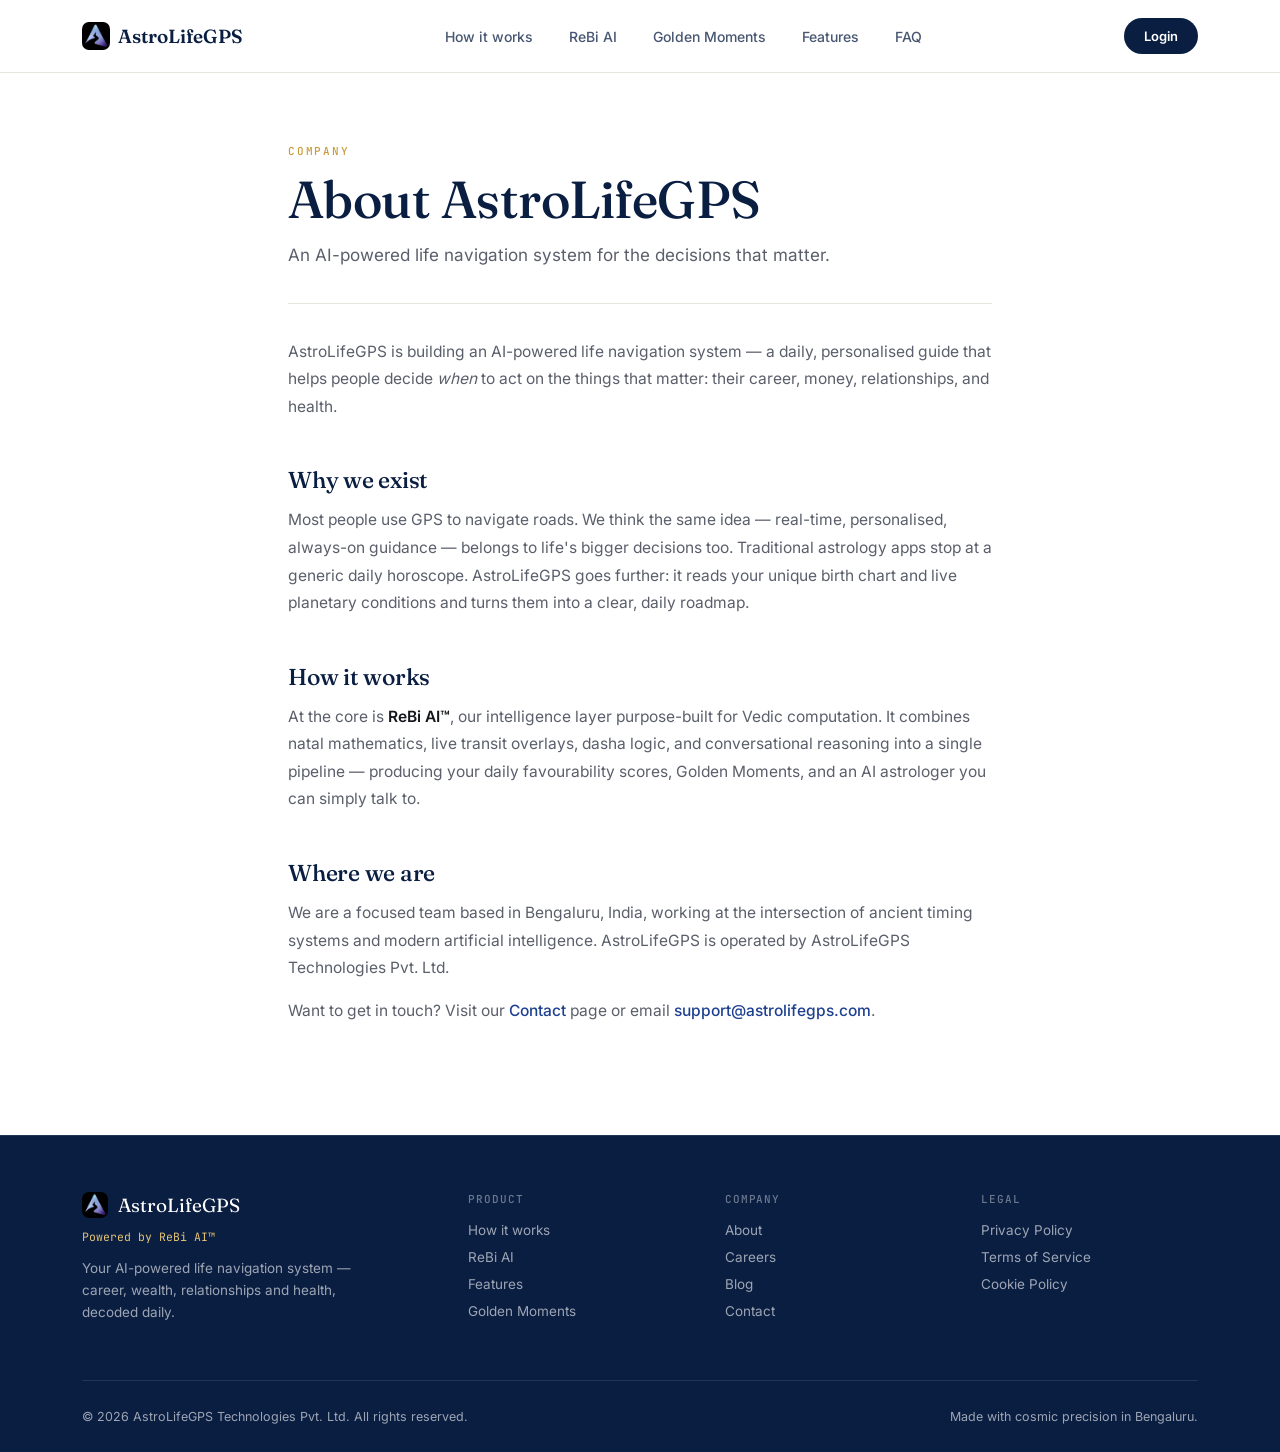
<file: about/index.html>
<!DOCTYPE html>
<html lang="en">
<head>
<meta charset="UTF-8">
<meta name="viewport" content="width=device-width, initial-scale=1.0">
<title>About &mdash; AstroLifeGPS</title>
<meta name="description" content="AstroLifeGPS is an AI-powered life navigation system, built in Bengaluru and powered by ReBi AI.">
<meta name="theme-color" content="#0A1E42">
<link rel="canonical" href="https://www.astrolifegps.com/about/">
<meta property="og:type" content="website">
<meta property="og:site_name" content="AstroLifeGPS">
<meta property="og:title" content="About &mdash; AstroLifeGPS">
<meta property="og:description" content="AstroLifeGPS is an AI-powered life navigation system, built in Bengaluru and powered by ReBi AI.">
<meta property="og:url" content="https://www.astrolifegps.com/about/">
<meta property="og:image" content="https://www.astrolifegps.com/assets/og-image.png">
<meta name="twitter:card" content="summary_large_image">
<meta name="twitter:title" content="About &mdash; AstroLifeGPS">
<meta name="twitter:description" content="AstroLifeGPS is an AI-powered life navigation system, built in Bengaluru and powered by ReBi AI.">
<meta name="twitter:image" content="https://www.astrolifegps.com/assets/og-image.png">
<link rel="icon" type="image/svg+xml" href="../assets/favicon.svg">
<link rel="icon" type="image/png" href="../assets/favicon.png">
<link rel="apple-touch-icon" href="../assets/favicon.png">
<link rel="preload" as="font" type="font/woff2" crossorigin href="../assets/fonts/fraunces-variable.woff2">
<link rel="preload" as="font" type="font/woff2" crossorigin href="../assets/fonts/inter-variable.woff2">
<link rel="stylesheet" href="../assets/page.css">
</head>
<body>
<header>
  <div class="nav-inner">
    <a href="../" class="logo">
      <img class="logo-mark" src="../assets/logo.svg" alt="AstroLifeGPS logo" width="28" height="28">
      AstroLifeGPS</a>
    <nav>
      <ul>
        <li><a href="../#how">How it works</a></li>
        <li><a href="../#rebi">ReBi AI</a></li>
        <li><a href="../#moments">Golden Moments</a></li>
        <li><a href="../#features">Features</a></li>
        <li><a href="../#faq">FAQ</a></li>
      </ul>
    </nav>
    <a href="https://app.astrolifegps.com/" class="nav-cta" target="_blank" rel="noopener noreferrer">Login</a>
  </div>
</header>
<main>
<div class="legal">
  <div class="legal-eyebrow">Company</div>
  <h1>About AstroLifeGPS</h1>
  <p class="legal-lead">An AI-powered life navigation system for the decisions that matter.</p>
  <div class="legal-divider"></div>
  <div class="legal-body">
    <p>AstroLifeGPS is building an AI-powered life navigation system &mdash; a daily, personalised guide that helps people decide <em>when</em> to act on the things that matter: their career, money, relationships, and health.</p>

    <h2>Why we exist</h2>
    <p>Most people use GPS to navigate roads. We think the same idea &mdash; real-time, personalised, always-on guidance &mdash; belongs to life's bigger decisions too. Traditional astrology apps stop at a generic daily horoscope. AstroLifeGPS goes further: it reads your unique birth chart and live planetary conditions and turns them into a clear, daily roadmap.</p>

    <h2>How it works</h2>
    <p>At the core is <strong>ReBi AI&trade;</strong>, our intelligence layer purpose-built for Vedic computation. It combines natal mathematics, live transit overlays, dasha logic, and conversational reasoning into a single pipeline &mdash; producing your daily favourability scores, Golden Moments, and an AI astrologer you can simply talk to.</p>

    <h2>Where we are</h2>
    <p>We are a focused team based in Bengaluru, India, working at the intersection of ancient timing systems and modern artificial intelligence. AstroLifeGPS is operated by AstroLifeGPS Technologies Pvt. Ltd.</p>

    <p>Want to get in touch? Visit our <a href="../contact/">Contact</a> page or email <a href="mailto:support@astrolifegps.com">support@astrolifegps.com</a>.</p>
  </div>
</div>
</main>
<footer>
  <div class="wrap">
    <div class="footer-grid">
      <div>
        <div class="footer-brand">
          <span style="display:inline-flex; align-items:center; gap:10px;">
            <img class="logo-mark" src="../assets/logo.svg" alt="AstroLifeGPS logo" width="26" height="26">AstroLifeGPS</span>
          <span class="pwr">Powered by ReBi AI&trade;</span></div>
        <p style="font-size:13.5px; max-width:280px; line-height:1.6;">Your AI-powered life navigation system &mdash; career, wealth, relationships and health, decoded daily.</p>
      </div>
      <div>
        <h5>Product</h5>
        <ul>
          <li><a href="../#how">How it works</a></li>
          <li><a href="../#rebi">ReBi AI</a></li>
          <li><a href="../#features">Features</a></li>
          <li><a href="../#moments">Golden Moments</a></li>
        </ul>
      </div>
      <div>
        <h5>Company</h5>
        <ul>
          <li><a href="../about/">About</a></li>
          <li><a href="../careers/">Careers</a></li>
          <li><a href="../blog/">Blog</a></li>
          <li><a href="../contact/">Contact</a></li>
        </ul>
      </div>
      <div>
        <h5>Legal</h5>
        <ul>
          <li><a href="../privacy-policy/">Privacy Policy</a></li>
          <li><a href="../terms-of-service/">Terms of Service</a></li>
          <li><a href="../cookie-policy/">Cookie Policy</a></li>
        </ul>
      </div>
    </div>
    <div class="footer-bottom">
      <span>&copy; 2026 AstroLifeGPS Technologies Pvt. Ltd. All rights reserved.</span>
      <span>Made with cosmic precision in Bengaluru.</span>
    </div>
  </div>
</footer>
</body>
</html>
</file>
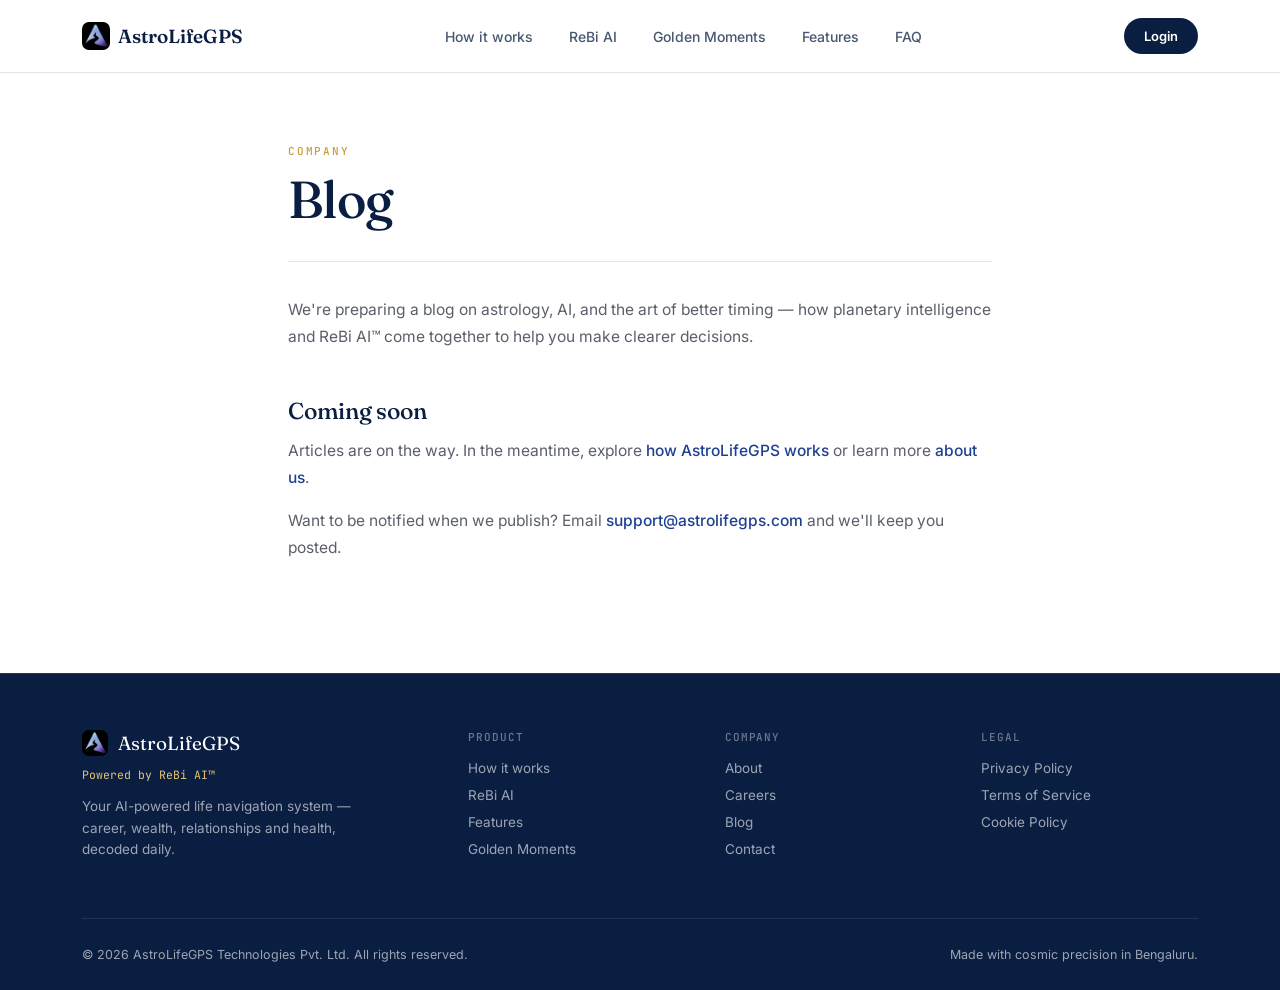
<file: blog/index.html>
<!DOCTYPE html>
<html lang="en">
<head>
<meta charset="UTF-8">
<meta name="viewport" content="width=device-width, initial-scale=1.0">
<title>Blog &mdash; AstroLifeGPS</title>
<meta name="description" content="Insights on astrology, AI, and better timing from AstroLifeGPS — coming soon.">
<meta name="theme-color" content="#0A1E42">
<link rel="canonical" href="https://www.astrolifegps.com/blog/">
<meta property="og:type" content="website">
<meta property="og:site_name" content="AstroLifeGPS">
<meta property="og:title" content="Blog &mdash; AstroLifeGPS">
<meta property="og:description" content="Insights on astrology, AI, and better timing from AstroLifeGPS — coming soon.">
<meta property="og:url" content="https://www.astrolifegps.com/blog/">
<meta property="og:image" content="https://www.astrolifegps.com/assets/og-image.png">
<meta name="twitter:card" content="summary_large_image">
<meta name="twitter:title" content="Blog &mdash; AstroLifeGPS">
<meta name="twitter:description" content="Insights on astrology, AI, and better timing from AstroLifeGPS — coming soon.">
<meta name="twitter:image" content="https://www.astrolifegps.com/assets/og-image.png">
<link rel="icon" type="image/svg+xml" href="../assets/favicon.svg">
<link rel="icon" type="image/png" href="../assets/favicon.png">
<link rel="apple-touch-icon" href="../assets/favicon.png">
<link rel="preload" as="font" type="font/woff2" crossorigin href="../assets/fonts/fraunces-variable.woff2">
<link rel="preload" as="font" type="font/woff2" crossorigin href="../assets/fonts/inter-variable.woff2">
<link rel="stylesheet" href="../assets/page.css">
</head>
<body>
<header>
  <div class="nav-inner">
    <a href="../" class="logo">
      <img class="logo-mark" src="../assets/logo.svg" alt="AstroLifeGPS logo" width="28" height="28">
      AstroLifeGPS</a>
    <nav>
      <ul>
        <li><a href="../#how">How it works</a></li>
        <li><a href="../#rebi">ReBi AI</a></li>
        <li><a href="../#moments">Golden Moments</a></li>
        <li><a href="../#features">Features</a></li>
        <li><a href="../#faq">FAQ</a></li>
      </ul>
    </nav>
    <a href="https://app.astrolifegps.com/" class="nav-cta" target="_blank" rel="noopener noreferrer">Login</a>
  </div>
</header>
<main>
<div class="legal">
  <div class="legal-eyebrow">Company</div>
  <h1>Blog</h1>
  <div class="legal-divider"></div>
  <div class="legal-body">
    <p>We're preparing a blog on astrology, AI, and the art of better timing &mdash; how planetary intelligence and ReBi AI&trade; come together to help you make clearer decisions.</p>

    <h2>Coming soon</h2>
    <p>Articles are on the way. In the meantime, explore <a href="../#how">how AstroLifeGPS works</a> or learn more <a href="../about/">about us</a>.</p>

    <p>Want to be notified when we publish? Email <a href="mailto:support@astrolifegps.com">support@astrolifegps.com</a> and we'll keep you posted.</p>
  </div>
</div>
</main>
<footer>
  <div class="wrap">
    <div class="footer-grid">
      <div>
        <div class="footer-brand">
          <span style="display:inline-flex; align-items:center; gap:10px;">
            <img class="logo-mark" src="../assets/logo.svg" alt="AstroLifeGPS logo" width="26" height="26">AstroLifeGPS</span>
          <span class="pwr">Powered by ReBi AI&trade;</span></div>
        <p style="font-size:13.5px; max-width:280px; line-height:1.6;">Your AI-powered life navigation system &mdash; career, wealth, relationships and health, decoded daily.</p>
      </div>
      <div>
        <h5>Product</h5>
        <ul>
          <li><a href="../#how">How it works</a></li>
          <li><a href="../#rebi">ReBi AI</a></li>
          <li><a href="../#features">Features</a></li>
          <li><a href="../#moments">Golden Moments</a></li>
        </ul>
      </div>
      <div>
        <h5>Company</h5>
        <ul>
          <li><a href="../about/">About</a></li>
          <li><a href="../careers/">Careers</a></li>
          <li><a href="../blog/">Blog</a></li>
          <li><a href="../contact/">Contact</a></li>
        </ul>
      </div>
      <div>
        <h5>Legal</h5>
        <ul>
          <li><a href="../privacy-policy/">Privacy Policy</a></li>
          <li><a href="../terms-of-service/">Terms of Service</a></li>
          <li><a href="../cookie-policy/">Cookie Policy</a></li>
        </ul>
      </div>
    </div>
    <div class="footer-bottom">
      <span>&copy; 2026 AstroLifeGPS Technologies Pvt. Ltd. All rights reserved.</span>
      <span>Made with cosmic precision in Bengaluru.</span>
    </div>
  </div>
</footer>
</body>
</html>
</file>
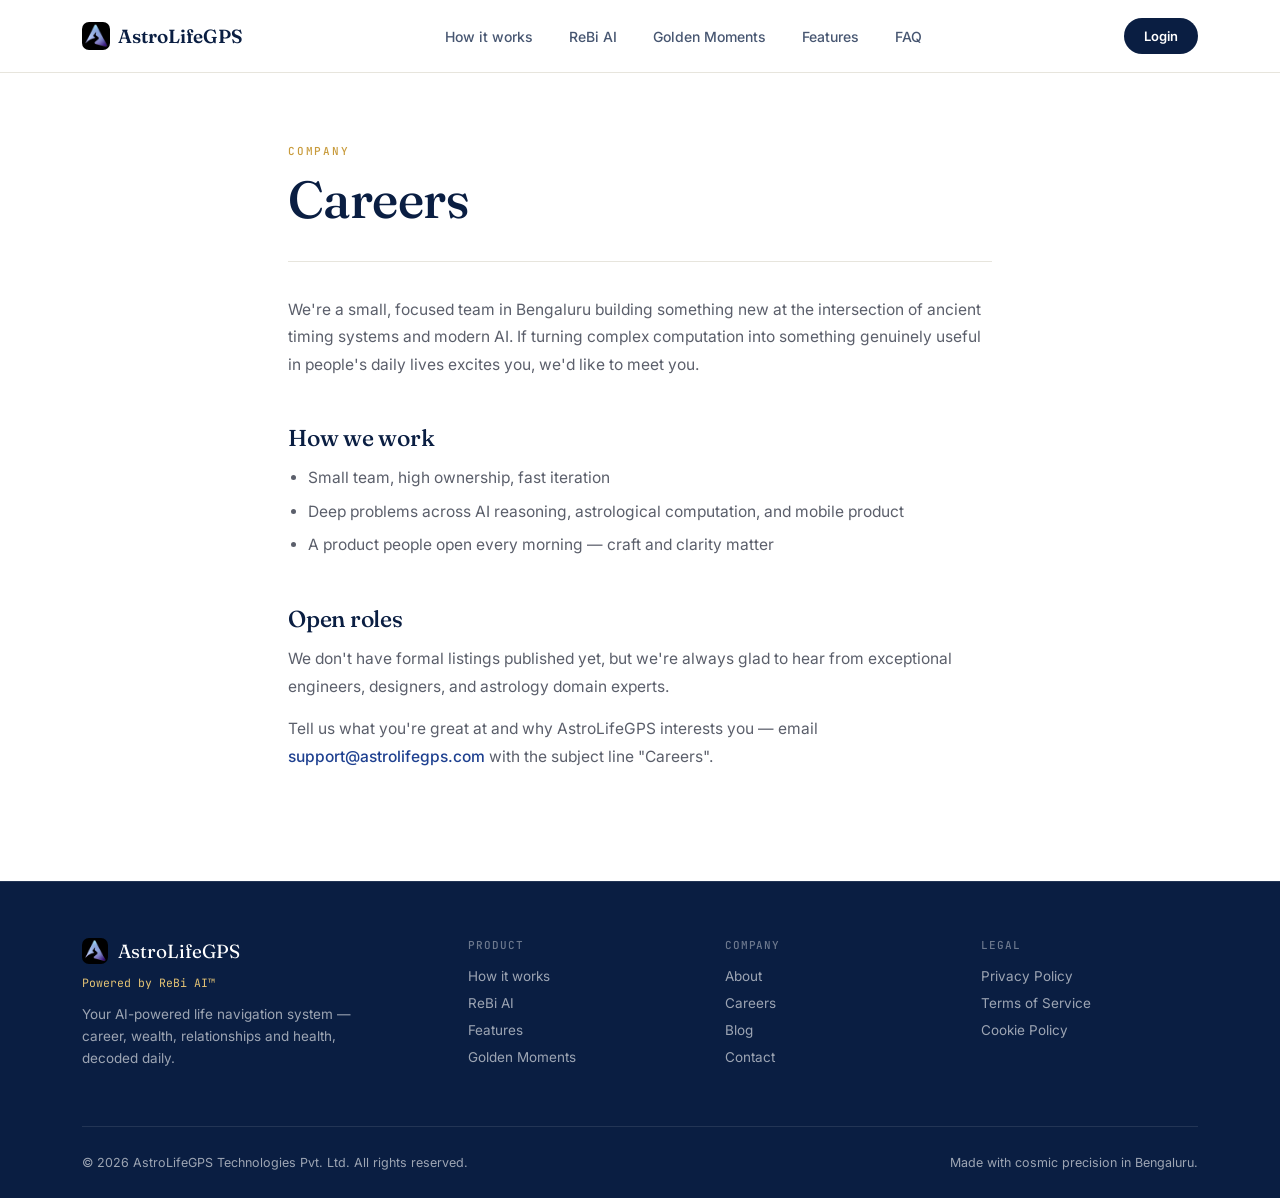
<file: careers/index.html>
<!DOCTYPE html>
<html lang="en">
<head>
<meta charset="UTF-8">
<meta name="viewport" content="width=device-width, initial-scale=1.0">
<title>Careers &mdash; AstroLifeGPS</title>
<meta name="description" content="Work with the AstroLifeGPS team in Bengaluru on AI-powered life navigation.">
<meta name="theme-color" content="#0A1E42">
<link rel="canonical" href="https://www.astrolifegps.com/careers/">
<meta property="og:type" content="website">
<meta property="og:site_name" content="AstroLifeGPS">
<meta property="og:title" content="Careers &mdash; AstroLifeGPS">
<meta property="og:description" content="Work with the AstroLifeGPS team in Bengaluru on AI-powered life navigation.">
<meta property="og:url" content="https://www.astrolifegps.com/careers/">
<meta property="og:image" content="https://www.astrolifegps.com/assets/og-image.png">
<meta name="twitter:card" content="summary_large_image">
<meta name="twitter:title" content="Careers &mdash; AstroLifeGPS">
<meta name="twitter:description" content="Work with the AstroLifeGPS team in Bengaluru on AI-powered life navigation.">
<meta name="twitter:image" content="https://www.astrolifegps.com/assets/og-image.png">
<link rel="icon" type="image/svg+xml" href="../assets/favicon.svg">
<link rel="icon" type="image/png" href="../assets/favicon.png">
<link rel="apple-touch-icon" href="../assets/favicon.png">
<link rel="preload" as="font" type="font/woff2" crossorigin href="../assets/fonts/fraunces-variable.woff2">
<link rel="preload" as="font" type="font/woff2" crossorigin href="../assets/fonts/inter-variable.woff2">
<link rel="stylesheet" href="../assets/page.css">
</head>
<body>
<header>
  <div class="nav-inner">
    <a href="../" class="logo">
      <img class="logo-mark" src="../assets/logo.svg" alt="AstroLifeGPS logo" width="28" height="28">
      AstroLifeGPS</a>
    <nav>
      <ul>
        <li><a href="../#how">How it works</a></li>
        <li><a href="../#rebi">ReBi AI</a></li>
        <li><a href="../#moments">Golden Moments</a></li>
        <li><a href="../#features">Features</a></li>
        <li><a href="../#faq">FAQ</a></li>
      </ul>
    </nav>
    <a href="https://app.astrolifegps.com/" class="nav-cta" target="_blank" rel="noopener noreferrer">Login</a>
  </div>
</header>
<main>
<div class="legal">
  <div class="legal-eyebrow">Company</div>
  <h1>Careers</h1>
  <div class="legal-divider"></div>
  <div class="legal-body">
    <p>We're a small, focused team in Bengaluru building something new at the intersection of ancient timing systems and modern AI. If turning complex computation into something genuinely useful in people's daily lives excites you, we'd like to meet you.</p>

    <h2>How we work</h2>
    <ul>
      <li>Small team, high ownership, fast iteration</li>
      <li>Deep problems across AI reasoning, astrological computation, and mobile product</li>
      <li>A product people open every morning &mdash; craft and clarity matter</li>
    </ul>

    <h2>Open roles</h2>
    <p>We don't have formal listings published yet, but we're always glad to hear from exceptional engineers, designers, and astrology domain experts.</p>

    <p>Tell us what you're great at and why AstroLifeGPS interests you &mdash; email <a href="mailto:support@astrolifegps.com">support@astrolifegps.com</a> with the subject line "Careers".</p>
  </div>
</div>
</main>
<footer>
  <div class="wrap">
    <div class="footer-grid">
      <div>
        <div class="footer-brand">
          <span style="display:inline-flex; align-items:center; gap:10px;">
            <img class="logo-mark" src="../assets/logo.svg" alt="AstroLifeGPS logo" width="26" height="26">AstroLifeGPS</span>
          <span class="pwr">Powered by ReBi AI&trade;</span></div>
        <p style="font-size:13.5px; max-width:280px; line-height:1.6;">Your AI-powered life navigation system &mdash; career, wealth, relationships and health, decoded daily.</p>
      </div>
      <div>
        <h5>Product</h5>
        <ul>
          <li><a href="../#how">How it works</a></li>
          <li><a href="../#rebi">ReBi AI</a></li>
          <li><a href="../#features">Features</a></li>
          <li><a href="../#moments">Golden Moments</a></li>
        </ul>
      </div>
      <div>
        <h5>Company</h5>
        <ul>
          <li><a href="../about/">About</a></li>
          <li><a href="../careers/">Careers</a></li>
          <li><a href="../blog/">Blog</a></li>
          <li><a href="../contact/">Contact</a></li>
        </ul>
      </div>
      <div>
        <h5>Legal</h5>
        <ul>
          <li><a href="../privacy-policy/">Privacy Policy</a></li>
          <li><a href="../terms-of-service/">Terms of Service</a></li>
          <li><a href="../cookie-policy/">Cookie Policy</a></li>
        </ul>
      </div>
    </div>
    <div class="footer-bottom">
      <span>&copy; 2026 AstroLifeGPS Technologies Pvt. Ltd. All rights reserved.</span>
      <span>Made with cosmic precision in Bengaluru.</span>
    </div>
  </div>
</footer>
</body>
</html>
</file>
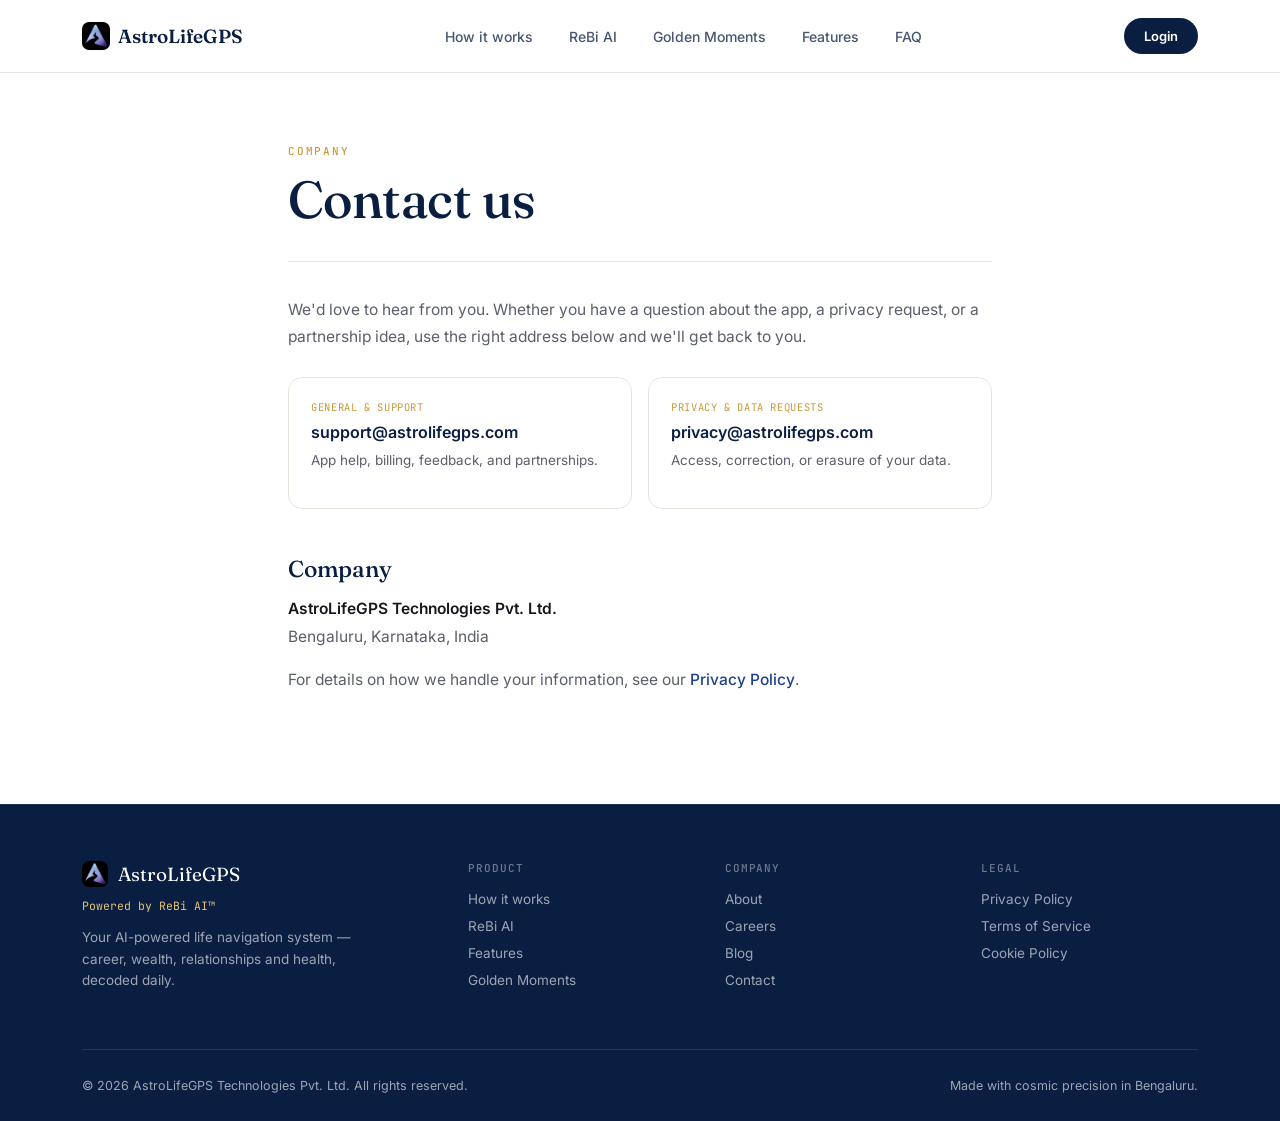
<file: contact/index.html>
<!DOCTYPE html>
<html lang="en">
<head>
<meta charset="UTF-8">
<meta name="viewport" content="width=device-width, initial-scale=1.0">
<title>Contact &mdash; AstroLifeGPS</title>
<meta name="description" content="Get in touch with AstroLifeGPS — support, privacy requests, and partnerships.">
<meta name="theme-color" content="#0A1E42">
<link rel="canonical" href="https://www.astrolifegps.com/contact/">
<meta property="og:type" content="website">
<meta property="og:site_name" content="AstroLifeGPS">
<meta property="og:title" content="Contact &mdash; AstroLifeGPS">
<meta property="og:description" content="Get in touch with AstroLifeGPS — support, privacy requests, and partnerships.">
<meta property="og:url" content="https://www.astrolifegps.com/contact/">
<meta property="og:image" content="https://www.astrolifegps.com/assets/og-image.png">
<meta name="twitter:card" content="summary_large_image">
<meta name="twitter:title" content="Contact &mdash; AstroLifeGPS">
<meta name="twitter:description" content="Get in touch with AstroLifeGPS — support, privacy requests, and partnerships.">
<meta name="twitter:image" content="https://www.astrolifegps.com/assets/og-image.png">
<link rel="icon" type="image/svg+xml" href="../assets/favicon.svg">
<link rel="icon" type="image/png" href="../assets/favicon.png">
<link rel="apple-touch-icon" href="../assets/favicon.png">
<link rel="preload" as="font" type="font/woff2" crossorigin href="../assets/fonts/fraunces-variable.woff2">
<link rel="preload" as="font" type="font/woff2" crossorigin href="../assets/fonts/inter-variable.woff2">
<link rel="stylesheet" href="../assets/page.css">
</head>
<body>
<header>
  <div class="nav-inner">
    <a href="../" class="logo">
      <img class="logo-mark" src="../assets/logo.svg" alt="AstroLifeGPS logo" width="28" height="28">
      AstroLifeGPS</a>
    <nav>
      <ul>
        <li><a href="../#how">How it works</a></li>
        <li><a href="../#rebi">ReBi AI</a></li>
        <li><a href="../#moments">Golden Moments</a></li>
        <li><a href="../#features">Features</a></li>
        <li><a href="../#faq">FAQ</a></li>
      </ul>
    </nav>
    <a href="https://app.astrolifegps.com/" class="nav-cta" target="_blank" rel="noopener noreferrer">Login</a>
  </div>
</header>
<main>
<div class="legal">
  <div class="legal-eyebrow">Company</div>
  <h1>Contact us</h1>
  <div class="legal-divider"></div>
  <div class="legal-body">
    <p>We'd love to hear from you. Whether you have a question about the app, a privacy request, or a partnership idea, use the right address below and we'll get back to you.</p>

    <div class="contact-cards">
      <div class="contact-card">
        <div class="cc-label">General &amp; Support</div>
        <a href="mailto:support@astrolifegps.com">support@astrolifegps.com</a>
        <p style="font-size:13.5px; color:var(--ink-soft); margin-top:8px; line-height:1.6;">App help, billing, feedback, and partnerships.</p>
      </div>
      <div class="contact-card">
        <div class="cc-label">Privacy &amp; Data Requests</div>
        <a href="mailto:privacy@astrolifegps.com">privacy@astrolifegps.com</a>
        <p style="font-size:13.5px; color:var(--ink-soft); margin-top:8px; line-height:1.6;">Access, correction, or erasure of your data.</p>
      </div>
    </div>

    <h2>Company</h2>
    <p><strong>AstroLifeGPS Technologies Pvt. Ltd.</strong><br>
    Bengaluru, Karnataka, India</p>

    <p>For details on how we handle your information, see our <a href="../privacy-policy/">Privacy Policy</a>.</p>
  </div>
</div>
</main>
<footer>
  <div class="wrap">
    <div class="footer-grid">
      <div>
        <div class="footer-brand">
          <span style="display:inline-flex; align-items:center; gap:10px;">
            <img class="logo-mark" src="../assets/logo.svg" alt="AstroLifeGPS logo" width="26" height="26">AstroLifeGPS</span>
          <span class="pwr">Powered by ReBi AI&trade;</span></div>
        <p style="font-size:13.5px; max-width:280px; line-height:1.6;">Your AI-powered life navigation system &mdash; career, wealth, relationships and health, decoded daily.</p>
      </div>
      <div>
        <h5>Product</h5>
        <ul>
          <li><a href="../#how">How it works</a></li>
          <li><a href="../#rebi">ReBi AI</a></li>
          <li><a href="../#features">Features</a></li>
          <li><a href="../#moments">Golden Moments</a></li>
        </ul>
      </div>
      <div>
        <h5>Company</h5>
        <ul>
          <li><a href="../about/">About</a></li>
          <li><a href="../careers/">Careers</a></li>
          <li><a href="../blog/">Blog</a></li>
          <li><a href="../contact/">Contact</a></li>
        </ul>
      </div>
      <div>
        <h5>Legal</h5>
        <ul>
          <li><a href="../privacy-policy/">Privacy Policy</a></li>
          <li><a href="../terms-of-service/">Terms of Service</a></li>
          <li><a href="../cookie-policy/">Cookie Policy</a></li>
        </ul>
      </div>
    </div>
    <div class="footer-bottom">
      <span>&copy; 2026 AstroLifeGPS Technologies Pvt. Ltd. All rights reserved.</span>
      <span>Made with cosmic precision in Bengaluru.</span>
    </div>
  </div>
</footer>
</body>
</html>
</file>
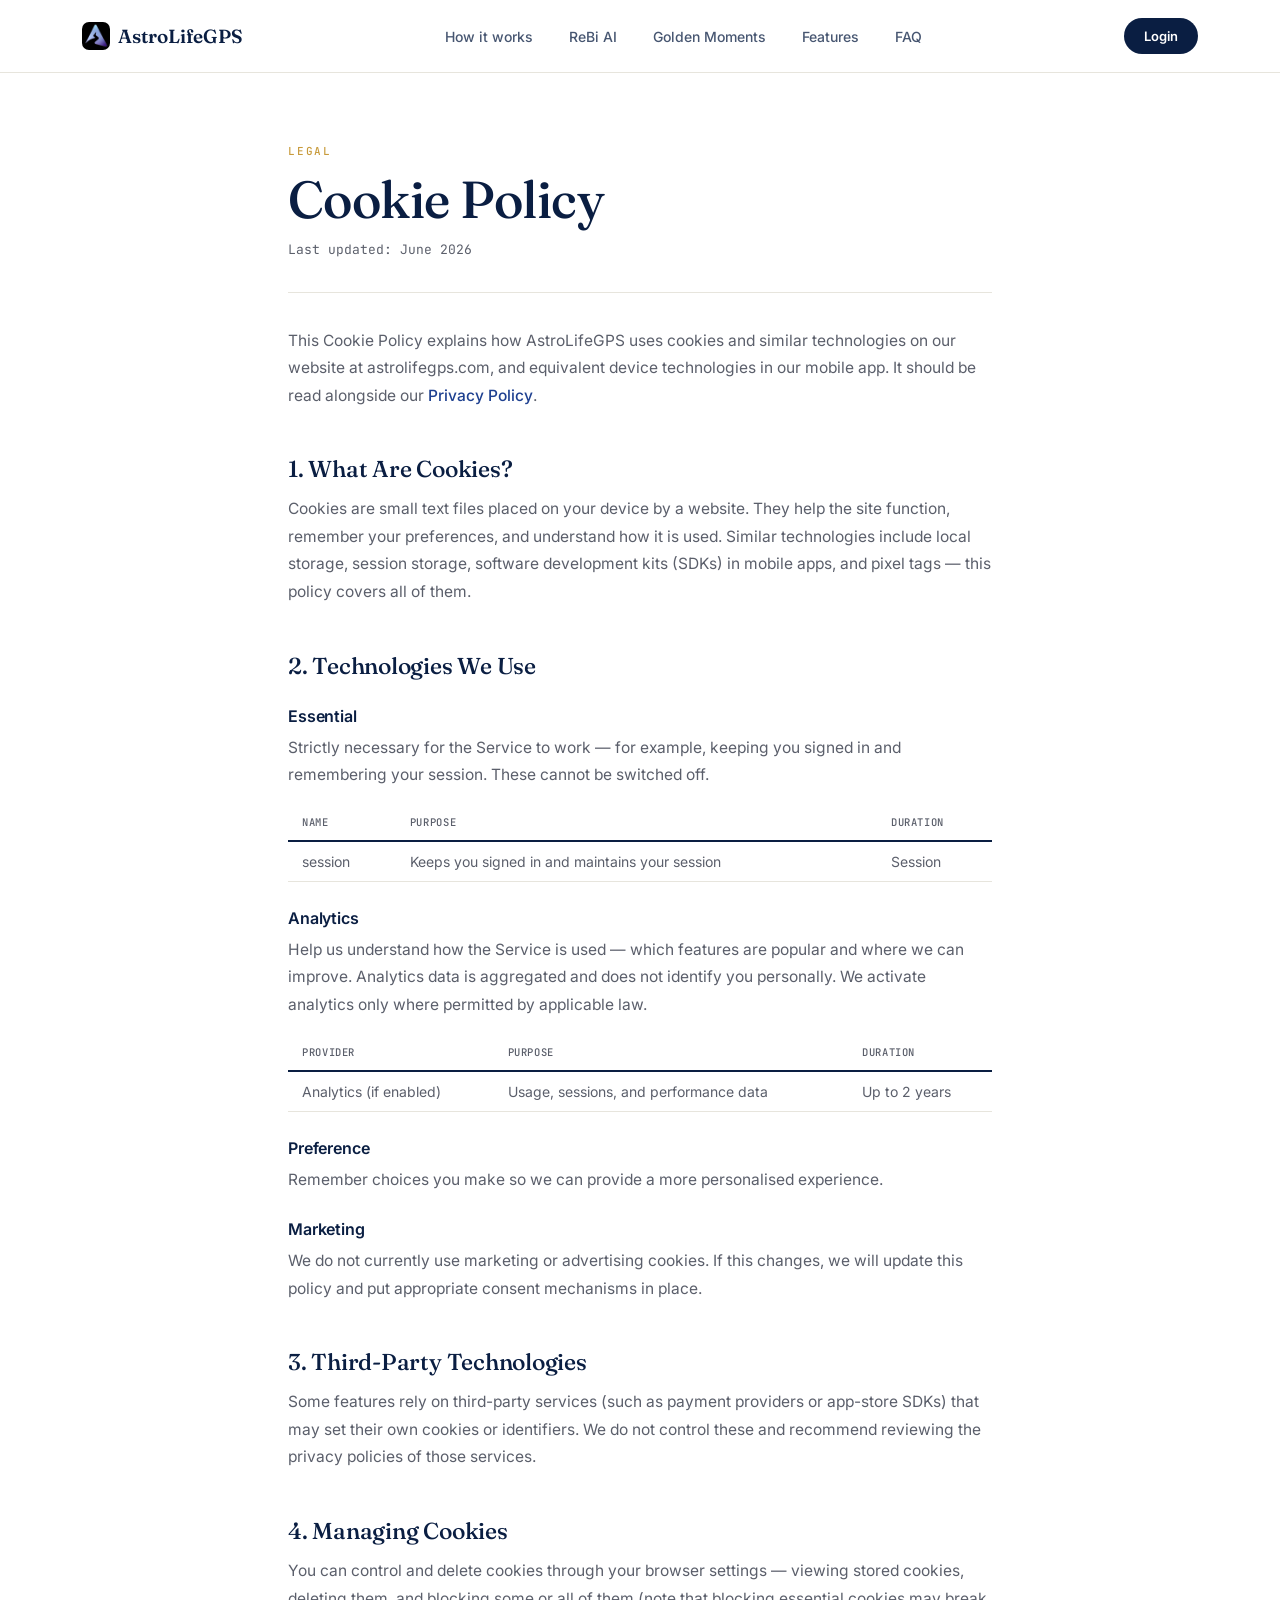
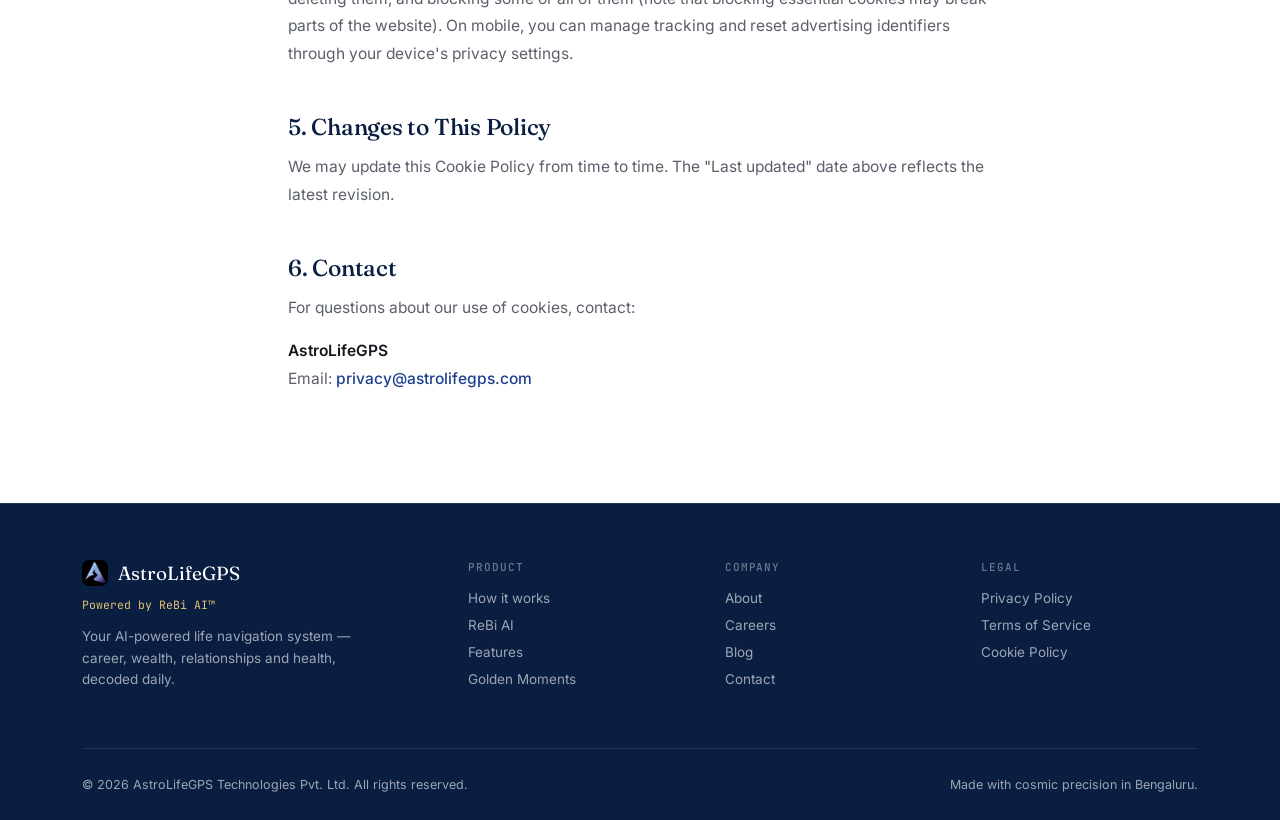
<file: cookie-policy/index.html>
<!DOCTYPE html>
<html lang="en">
<head>
<meta charset="UTF-8">
<meta name="viewport" content="width=device-width, initial-scale=1.0">
<title>Cookie Policy &mdash; AstroLifeGPS</title>
<meta name="description" content="How AstroLifeGPS uses cookies and similar technologies.">
<meta name="theme-color" content="#0A1E42">
<link rel="canonical" href="https://www.astrolifegps.com/cookie-policy/">
<meta property="og:type" content="website">
<meta property="og:site_name" content="AstroLifeGPS">
<meta property="og:title" content="Cookie Policy &mdash; AstroLifeGPS">
<meta property="og:description" content="How AstroLifeGPS uses cookies and similar technologies.">
<meta property="og:url" content="https://www.astrolifegps.com/cookie-policy/">
<meta property="og:image" content="https://www.astrolifegps.com/assets/og-image.png">
<meta name="twitter:card" content="summary_large_image">
<meta name="twitter:title" content="Cookie Policy &mdash; AstroLifeGPS">
<meta name="twitter:description" content="How AstroLifeGPS uses cookies and similar technologies.">
<meta name="twitter:image" content="https://www.astrolifegps.com/assets/og-image.png">
<link rel="icon" type="image/svg+xml" href="../assets/favicon.svg">
<link rel="icon" type="image/png" href="../assets/favicon.png">
<link rel="apple-touch-icon" href="../assets/favicon.png">
<link rel="preload" as="font" type="font/woff2" crossorigin href="../assets/fonts/fraunces-variable.woff2">
<link rel="preload" as="font" type="font/woff2" crossorigin href="../assets/fonts/inter-variable.woff2">
<link rel="stylesheet" href="../assets/page.css">
</head>
<body>
<header>
  <div class="nav-inner">
    <a href="../" class="logo">
      <img class="logo-mark" src="../assets/logo.svg" alt="AstroLifeGPS logo" width="28" height="28">
      AstroLifeGPS</a>
    <nav>
      <ul>
        <li><a href="../#how">How it works</a></li>
        <li><a href="../#rebi">ReBi AI</a></li>
        <li><a href="../#moments">Golden Moments</a></li>
        <li><a href="../#features">Features</a></li>
        <li><a href="../#faq">FAQ</a></li>
      </ul>
    </nav>
    <a href="https://app.astrolifegps.com/" class="nav-cta" target="_blank" rel="noopener noreferrer">Login</a>
  </div>
</header>
<main>
<div class="legal">
  <div class="legal-eyebrow">Legal</div>
  <h1>Cookie Policy</h1>
  <p class="legal-meta">Last updated: June 2026</p>
  <div class="legal-divider"></div>
  <div class="legal-body">
    <p>This Cookie Policy explains how AstroLifeGPS uses cookies and similar technologies on our website at astrolifegps.com, and equivalent device technologies in our mobile app. It should be read alongside our <a href="../privacy-policy/">Privacy Policy</a>.</p>

    <h2>1. What Are Cookies?</h2>
    <p>Cookies are small text files placed on your device by a website. They help the site function, remember your preferences, and understand how it is used. Similar technologies include local storage, session storage, software development kits (SDKs) in mobile apps, and pixel tags &mdash; this policy covers all of them.</p>

    <h2>2. Technologies We Use</h2>

    <h3>Essential</h3>
    <p>Strictly necessary for the Service to work &mdash; for example, keeping you signed in and remembering your session. These cannot be switched off.</p>
    <table>
      <thead><tr><th>Name</th><th>Purpose</th><th>Duration</th></tr></thead>
      <tbody>
        <tr><td>session</td><td>Keeps you signed in and maintains your session</td><td>Session</td></tr>
      </tbody>
    </table>

    <h3>Analytics</h3>
    <p>Help us understand how the Service is used &mdash; which features are popular and where we can improve. Analytics data is aggregated and does not identify you personally. We activate analytics only where permitted by applicable law.</p>
    <table>
      <thead><tr><th>Provider</th><th>Purpose</th><th>Duration</th></tr></thead>
      <tbody>
        <tr><td>Analytics (if enabled)</td><td>Usage, sessions, and performance data</td><td>Up to 2 years</td></tr>
      </tbody>
    </table>

    <h3>Preference</h3>
    <p>Remember choices you make so we can provide a more personalised experience.</p>

    <h3>Marketing</h3>
    <p>We do not currently use marketing or advertising cookies. If this changes, we will update this policy and put appropriate consent mechanisms in place.</p>

    <h2>3. Third-Party Technologies</h2>
    <p>Some features rely on third-party services (such as payment providers or app-store SDKs) that may set their own cookies or identifiers. We do not control these and recommend reviewing the privacy policies of those services.</p>

    <h2>4. Managing Cookies</h2>
    <p>You can control and delete cookies through your browser settings &mdash; viewing stored cookies, deleting them, and blocking some or all of them (note that blocking essential cookies may break parts of the website). On mobile, you can manage tracking and reset advertising identifiers through your device's privacy settings.</p>

    <h2>5. Changes to This Policy</h2>
    <p>We may update this Cookie Policy from time to time. The "Last updated" date above reflects the latest revision.</p>

    <h2>6. Contact</h2>
    <p>For questions about our use of cookies, contact:</p>
    <p><strong>AstroLifeGPS</strong><br>
    Email: <a href="mailto:privacy@astrolifegps.com">privacy@astrolifegps.com</a></p>
  </div>
</div>
</main>
<footer>
  <div class="wrap">
    <div class="footer-grid">
      <div>
        <div class="footer-brand">
          <span style="display:inline-flex; align-items:center; gap:10px;">
            <img class="logo-mark" src="../assets/logo.svg" alt="AstroLifeGPS logo" width="26" height="26">AstroLifeGPS</span>
          <span class="pwr">Powered by ReBi AI&trade;</span></div>
        <p style="font-size:13.5px; max-width:280px; line-height:1.6;">Your AI-powered life navigation system &mdash; career, wealth, relationships and health, decoded daily.</p>
      </div>
      <div>
        <h5>Product</h5>
        <ul>
          <li><a href="../#how">How it works</a></li>
          <li><a href="../#rebi">ReBi AI</a></li>
          <li><a href="../#features">Features</a></li>
          <li><a href="../#moments">Golden Moments</a></li>
        </ul>
      </div>
      <div>
        <h5>Company</h5>
        <ul>
          <li><a href="../about/">About</a></li>
          <li><a href="../careers/">Careers</a></li>
          <li><a href="../blog/">Blog</a></li>
          <li><a href="../contact/">Contact</a></li>
        </ul>
      </div>
      <div>
        <h5>Legal</h5>
        <ul>
          <li><a href="../privacy-policy/">Privacy Policy</a></li>
          <li><a href="../terms-of-service/">Terms of Service</a></li>
          <li><a href="../cookie-policy/">Cookie Policy</a></li>
        </ul>
      </div>
    </div>
    <div class="footer-bottom">
      <span>&copy; 2026 AstroLifeGPS Technologies Pvt. Ltd. All rights reserved.</span>
      <span>Made with cosmic precision in Bengaluru.</span>
    </div>
  </div>
</footer>
</body>
</html>
</file>
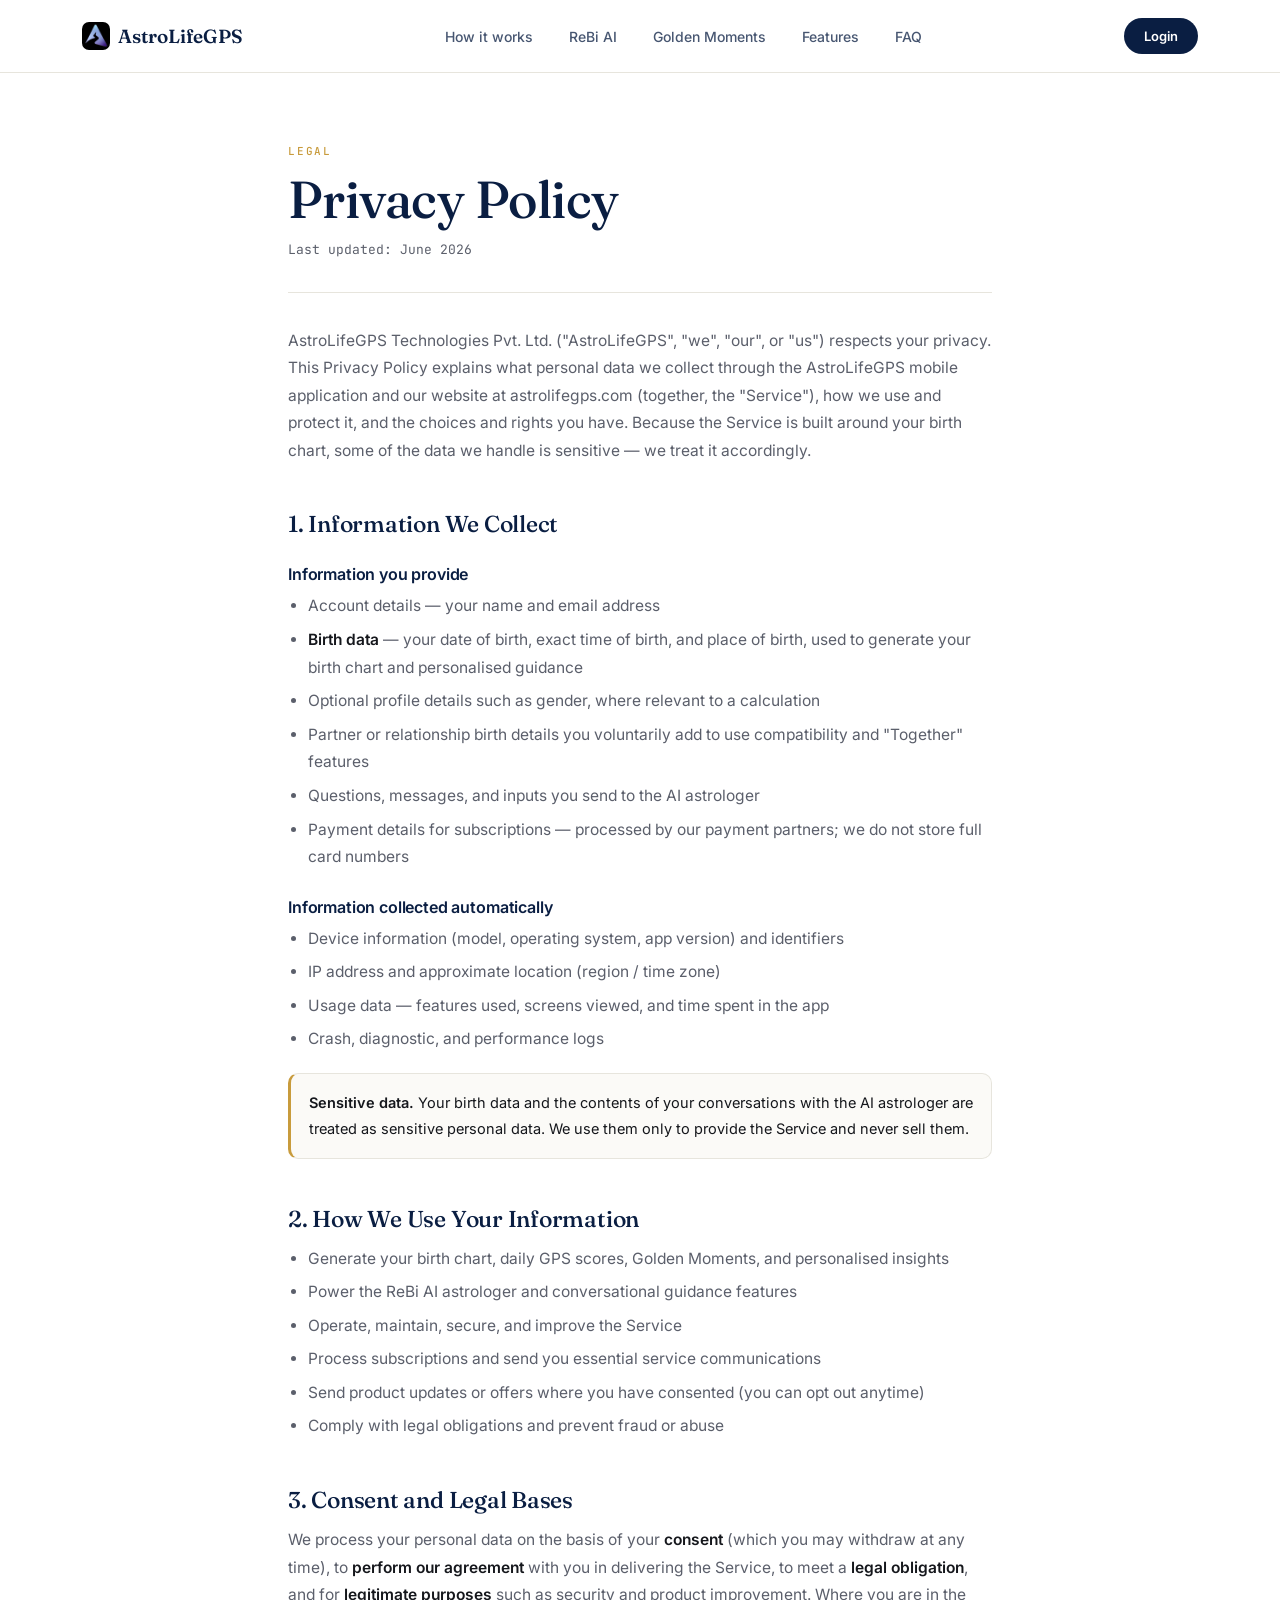
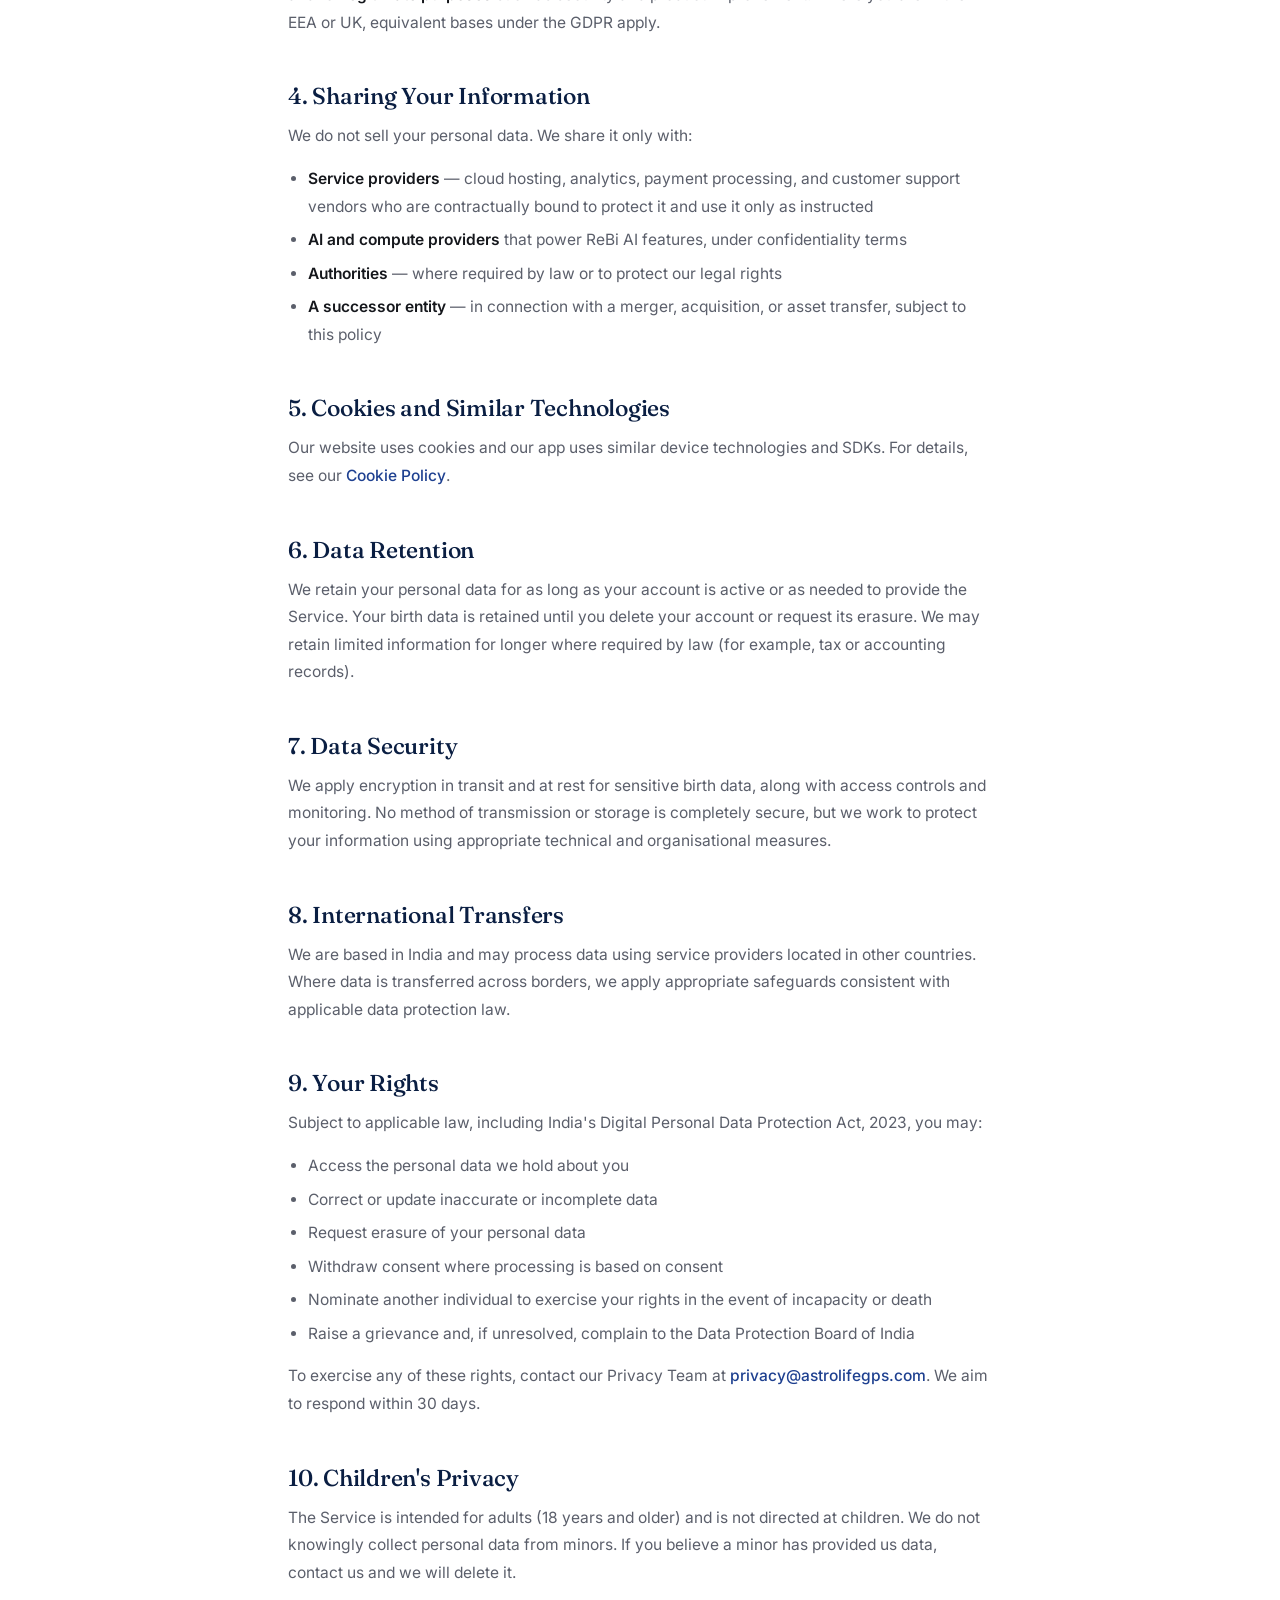
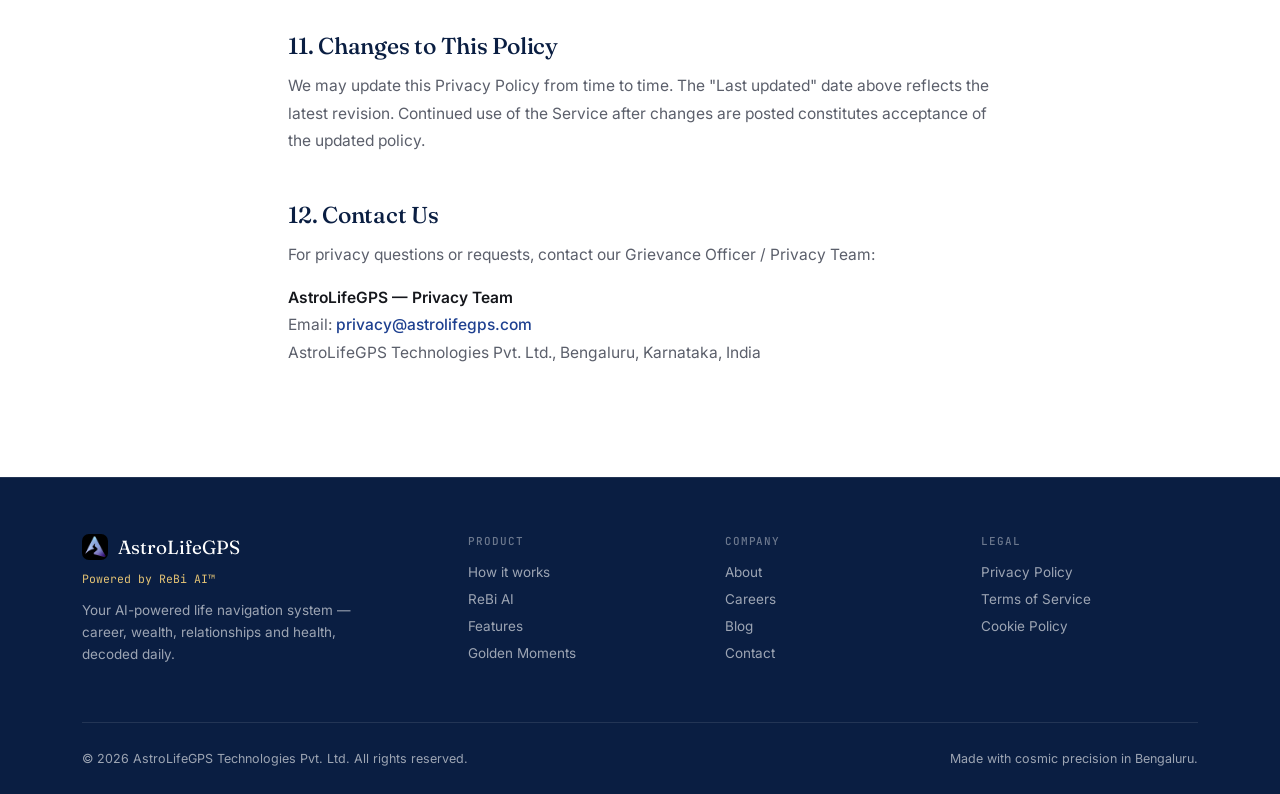
<file: privacy-policy/index.html>
<!DOCTYPE html>
<html lang="en">
<head>
<meta charset="UTF-8">
<meta name="viewport" content="width=device-width, initial-scale=1.0">
<title>Privacy Policy &mdash; AstroLifeGPS</title>
<meta name="description" content="How AstroLifeGPS collects, uses, and protects your personal and birth-chart data.">
<meta name="theme-color" content="#0A1E42">
<link rel="canonical" href="https://www.astrolifegps.com/privacy-policy/">
<meta property="og:type" content="website">
<meta property="og:site_name" content="AstroLifeGPS">
<meta property="og:title" content="Privacy Policy &mdash; AstroLifeGPS">
<meta property="og:description" content="How AstroLifeGPS collects, uses, and protects your personal and birth-chart data.">
<meta property="og:url" content="https://www.astrolifegps.com/privacy-policy/">
<meta property="og:image" content="https://www.astrolifegps.com/assets/og-image.png">
<meta name="twitter:card" content="summary_large_image">
<meta name="twitter:title" content="Privacy Policy &mdash; AstroLifeGPS">
<meta name="twitter:description" content="How AstroLifeGPS collects, uses, and protects your personal and birth-chart data.">
<meta name="twitter:image" content="https://www.astrolifegps.com/assets/og-image.png">
<link rel="icon" type="image/svg+xml" href="../assets/favicon.svg">
<link rel="icon" type="image/png" href="../assets/favicon.png">
<link rel="apple-touch-icon" href="../assets/favicon.png">
<link rel="preload" as="font" type="font/woff2" crossorigin href="../assets/fonts/fraunces-variable.woff2">
<link rel="preload" as="font" type="font/woff2" crossorigin href="../assets/fonts/inter-variable.woff2">
<link rel="stylesheet" href="../assets/page.css">
</head>
<body>
<header>
  <div class="nav-inner">
    <a href="../" class="logo">
      <img class="logo-mark" src="../assets/logo.svg" alt="AstroLifeGPS logo" width="28" height="28">
      AstroLifeGPS</a>
    <nav>
      <ul>
        <li><a href="../#how">How it works</a></li>
        <li><a href="../#rebi">ReBi AI</a></li>
        <li><a href="../#moments">Golden Moments</a></li>
        <li><a href="../#features">Features</a></li>
        <li><a href="../#faq">FAQ</a></li>
      </ul>
    </nav>
    <a href="https://app.astrolifegps.com/" class="nav-cta" target="_blank" rel="noopener noreferrer">Login</a>
  </div>
</header>
<main>
<div class="legal">
  <div class="legal-eyebrow">Legal</div>
  <h1>Privacy Policy</h1>
  <p class="legal-meta">Last updated: June 2026</p>
  <div class="legal-divider"></div>
  <div class="legal-body">
    <p>AstroLifeGPS Technologies Pvt. Ltd. ("AstroLifeGPS", "we", "our", or "us") respects your privacy. This Privacy Policy explains what personal data we collect through the AstroLifeGPS mobile application and our website at astrolifegps.com (together, the "Service"), how we use and protect it, and the choices and rights you have. Because the Service is built around your birth chart, some of the data we handle is sensitive &mdash; we treat it accordingly.</p>

    <h2>1. Information We Collect</h2>

    <h3>Information you provide</h3>
    <ul>
      <li>Account details &mdash; your name and email address</li>
      <li><strong>Birth data</strong> &mdash; your date of birth, exact time of birth, and place of birth, used to generate your birth chart and personalised guidance</li>
      <li>Optional profile details such as gender, where relevant to a calculation</li>
      <li>Partner or relationship birth details you voluntarily add to use compatibility and "Together" features</li>
      <li>Questions, messages, and inputs you send to the AI astrologer</li>
      <li>Payment details for subscriptions &mdash; processed by our payment partners; we do not store full card numbers</li>
    </ul>

    <h3>Information collected automatically</h3>
    <ul>
      <li>Device information (model, operating system, app version) and identifiers</li>
      <li>IP address and approximate location (region / time zone)</li>
      <li>Usage data &mdash; features used, screens viewed, and time spent in the app</li>
      <li>Crash, diagnostic, and performance logs</li>
    </ul>

    <div class="callout"><p><strong>Sensitive data.</strong> Your birth data and the contents of your conversations with the AI astrologer are treated as sensitive personal data. We use them only to provide the Service and never sell them.</p></div>

    <h2>2. How We Use Your Information</h2>
    <ul>
      <li>Generate your birth chart, daily GPS scores, Golden Moments, and personalised insights</li>
      <li>Power the ReBi AI astrologer and conversational guidance features</li>
      <li>Operate, maintain, secure, and improve the Service</li>
      <li>Process subscriptions and send you essential service communications</li>
      <li>Send product updates or offers where you have consented (you can opt out anytime)</li>
      <li>Comply with legal obligations and prevent fraud or abuse</li>
    </ul>

    <h2>3. Consent and Legal Bases</h2>
    <p>We process your personal data on the basis of your <strong>consent</strong> (which you may withdraw at any time), to <strong>perform our agreement</strong> with you in delivering the Service, to meet a <strong>legal obligation</strong>, and for <strong>legitimate purposes</strong> such as security and product improvement. Where you are in the EEA or UK, equivalent bases under the GDPR apply.</p>

    <h2>4. Sharing Your Information</h2>
    <p>We do not sell your personal data. We share it only with:</p>
    <ul>
      <li><strong>Service providers</strong> &mdash; cloud hosting, analytics, payment processing, and customer support vendors who are contractually bound to protect it and use it only as instructed</li>
      <li><strong>AI and compute providers</strong> that power ReBi AI features, under confidentiality terms</li>
      <li><strong>Authorities</strong> &mdash; where required by law or to protect our legal rights</li>
      <li><strong>A successor entity</strong> &mdash; in connection with a merger, acquisition, or asset transfer, subject to this policy</li>
    </ul>

    <h2>5. Cookies and Similar Technologies</h2>
    <p>Our website uses cookies and our app uses similar device technologies and SDKs. For details, see our <a href="../cookie-policy/">Cookie Policy</a>.</p>

    <h2>6. Data Retention</h2>
    <p>We retain your personal data for as long as your account is active or as needed to provide the Service. Your birth data is retained until you delete your account or request its erasure. We may retain limited information for longer where required by law (for example, tax or accounting records).</p>

    <h2>7. Data Security</h2>
    <p>We apply encryption in transit and at rest for sensitive birth data, along with access controls and monitoring. No method of transmission or storage is completely secure, but we work to protect your information using appropriate technical and organisational measures.</p>

    <h2>8. International Transfers</h2>
    <p>We are based in India and may process data using service providers located in other countries. Where data is transferred across borders, we apply appropriate safeguards consistent with applicable data protection law.</p>

    <h2>9. Your Rights</h2>
    <p>Subject to applicable law, including India's Digital Personal Data Protection Act, 2023, you may:</p>
    <ul>
      <li>Access the personal data we hold about you</li>
      <li>Correct or update inaccurate or incomplete data</li>
      <li>Request erasure of your personal data</li>
      <li>Withdraw consent where processing is based on consent</li>
      <li>Nominate another individual to exercise your rights in the event of incapacity or death</li>
      <li>Raise a grievance and, if unresolved, complain to the Data Protection Board of India</li>
    </ul>
    <p>To exercise any of these rights, contact our Privacy Team at <a href="mailto:privacy@astrolifegps.com">privacy@astrolifegps.com</a>. We aim to respond within 30 days.</p>

    <h2>10. Children's Privacy</h2>
    <p>The Service is intended for adults (18 years and older) and is not directed at children. We do not knowingly collect personal data from minors. If you believe a minor has provided us data, contact us and we will delete it.</p>

    <h2>11. Changes to This Policy</h2>
    <p>We may update this Privacy Policy from time to time. The "Last updated" date above reflects the latest revision. Continued use of the Service after changes are posted constitutes acceptance of the updated policy.</p>

    <h2>12. Contact Us</h2>
    <p>For privacy questions or requests, contact our Grievance Officer / Privacy Team:</p>
    <p><strong>AstroLifeGPS &mdash; Privacy Team</strong><br>
    Email: <a href="mailto:privacy@astrolifegps.com">privacy@astrolifegps.com</a><br>
    AstroLifeGPS Technologies Pvt. Ltd., Bengaluru, Karnataka, India</p>
  </div>
</div>
</main>
<footer>
  <div class="wrap">
    <div class="footer-grid">
      <div>
        <div class="footer-brand">
          <span style="display:inline-flex; align-items:center; gap:10px;">
            <img class="logo-mark" src="../assets/logo.svg" alt="AstroLifeGPS logo" width="26" height="26">AstroLifeGPS</span>
          <span class="pwr">Powered by ReBi AI&trade;</span></div>
        <p style="font-size:13.5px; max-width:280px; line-height:1.6;">Your AI-powered life navigation system &mdash; career, wealth, relationships and health, decoded daily.</p>
      </div>
      <div>
        <h5>Product</h5>
        <ul>
          <li><a href="../#how">How it works</a></li>
          <li><a href="../#rebi">ReBi AI</a></li>
          <li><a href="../#features">Features</a></li>
          <li><a href="../#moments">Golden Moments</a></li>
        </ul>
      </div>
      <div>
        <h5>Company</h5>
        <ul>
          <li><a href="../about/">About</a></li>
          <li><a href="../careers/">Careers</a></li>
          <li><a href="../blog/">Blog</a></li>
          <li><a href="../contact/">Contact</a></li>
        </ul>
      </div>
      <div>
        <h5>Legal</h5>
        <ul>
          <li><a href="../privacy-policy/">Privacy Policy</a></li>
          <li><a href="../terms-of-service/">Terms of Service</a></li>
          <li><a href="../cookie-policy/">Cookie Policy</a></li>
        </ul>
      </div>
    </div>
    <div class="footer-bottom">
      <span>&copy; 2026 AstroLifeGPS Technologies Pvt. Ltd. All rights reserved.</span>
      <span>Made with cosmic precision in Bengaluru.</span>
    </div>
  </div>
</footer>
</body>
</html>
</file>
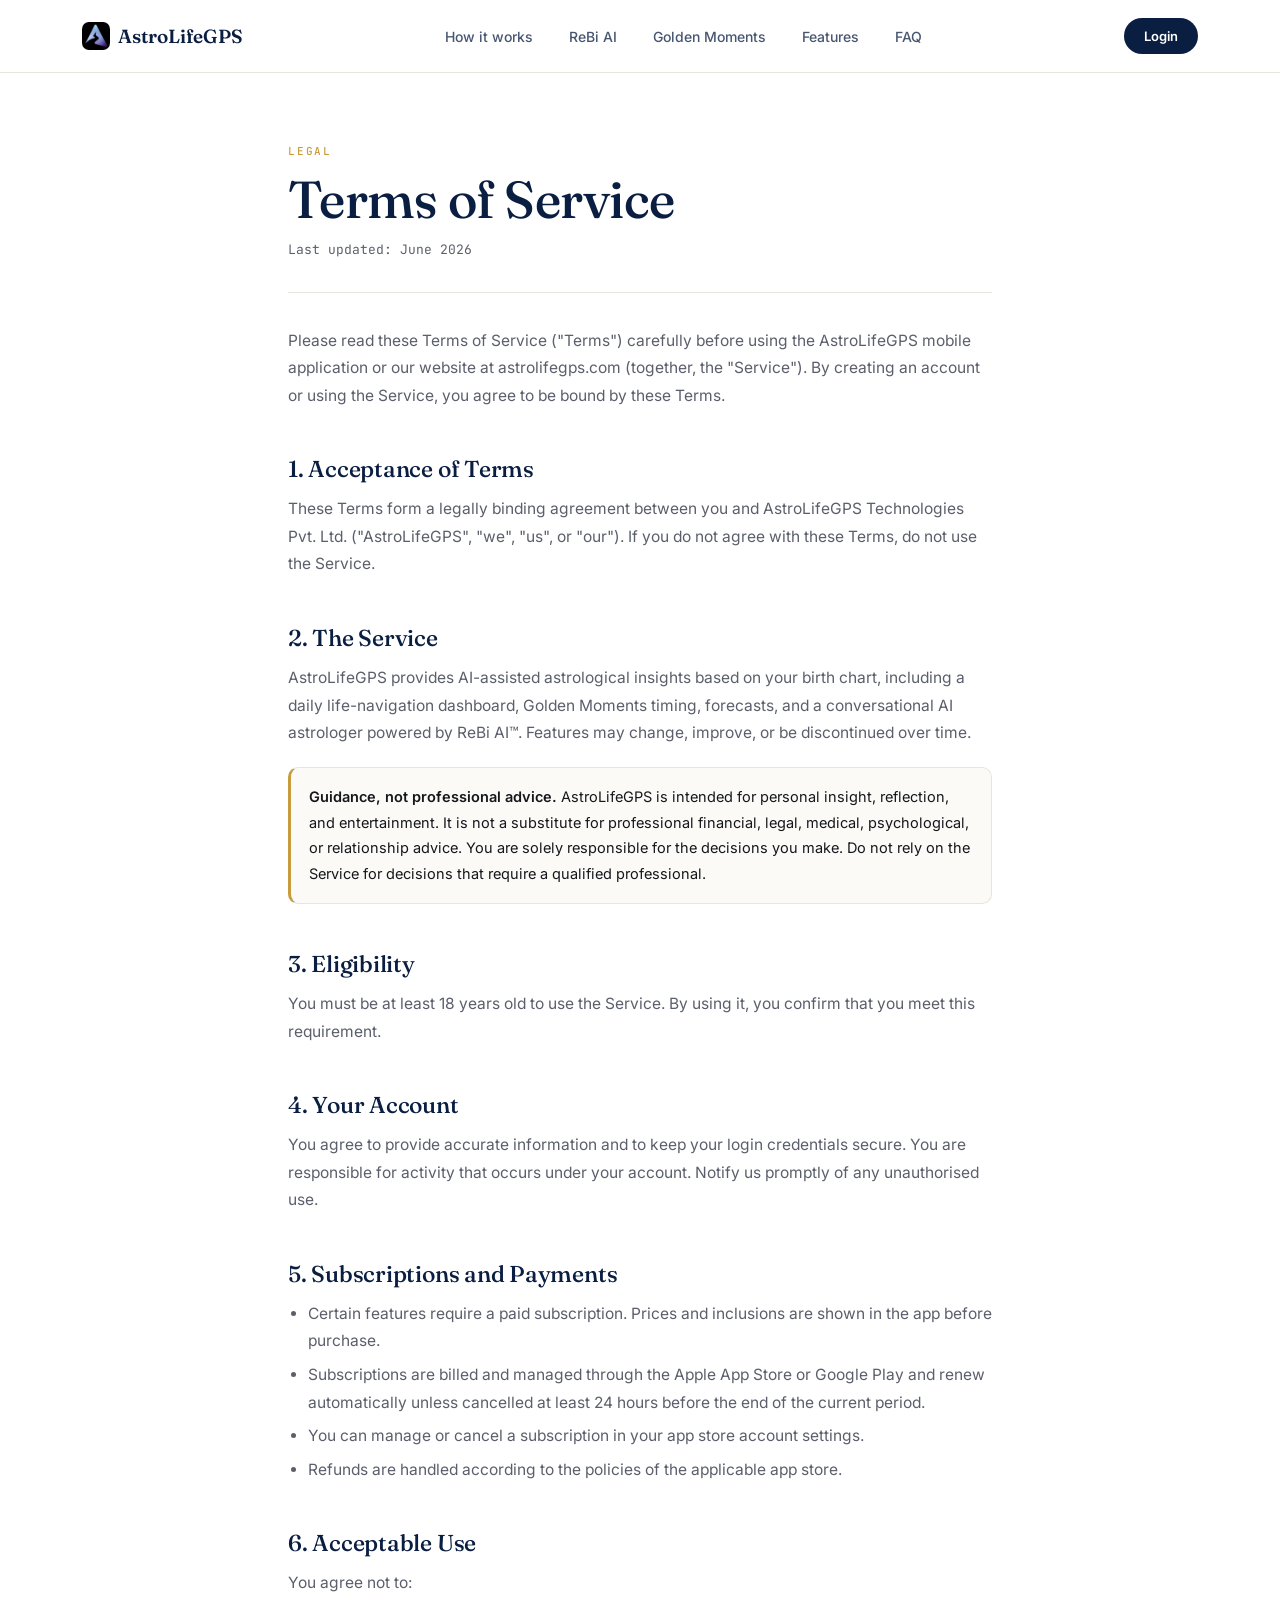
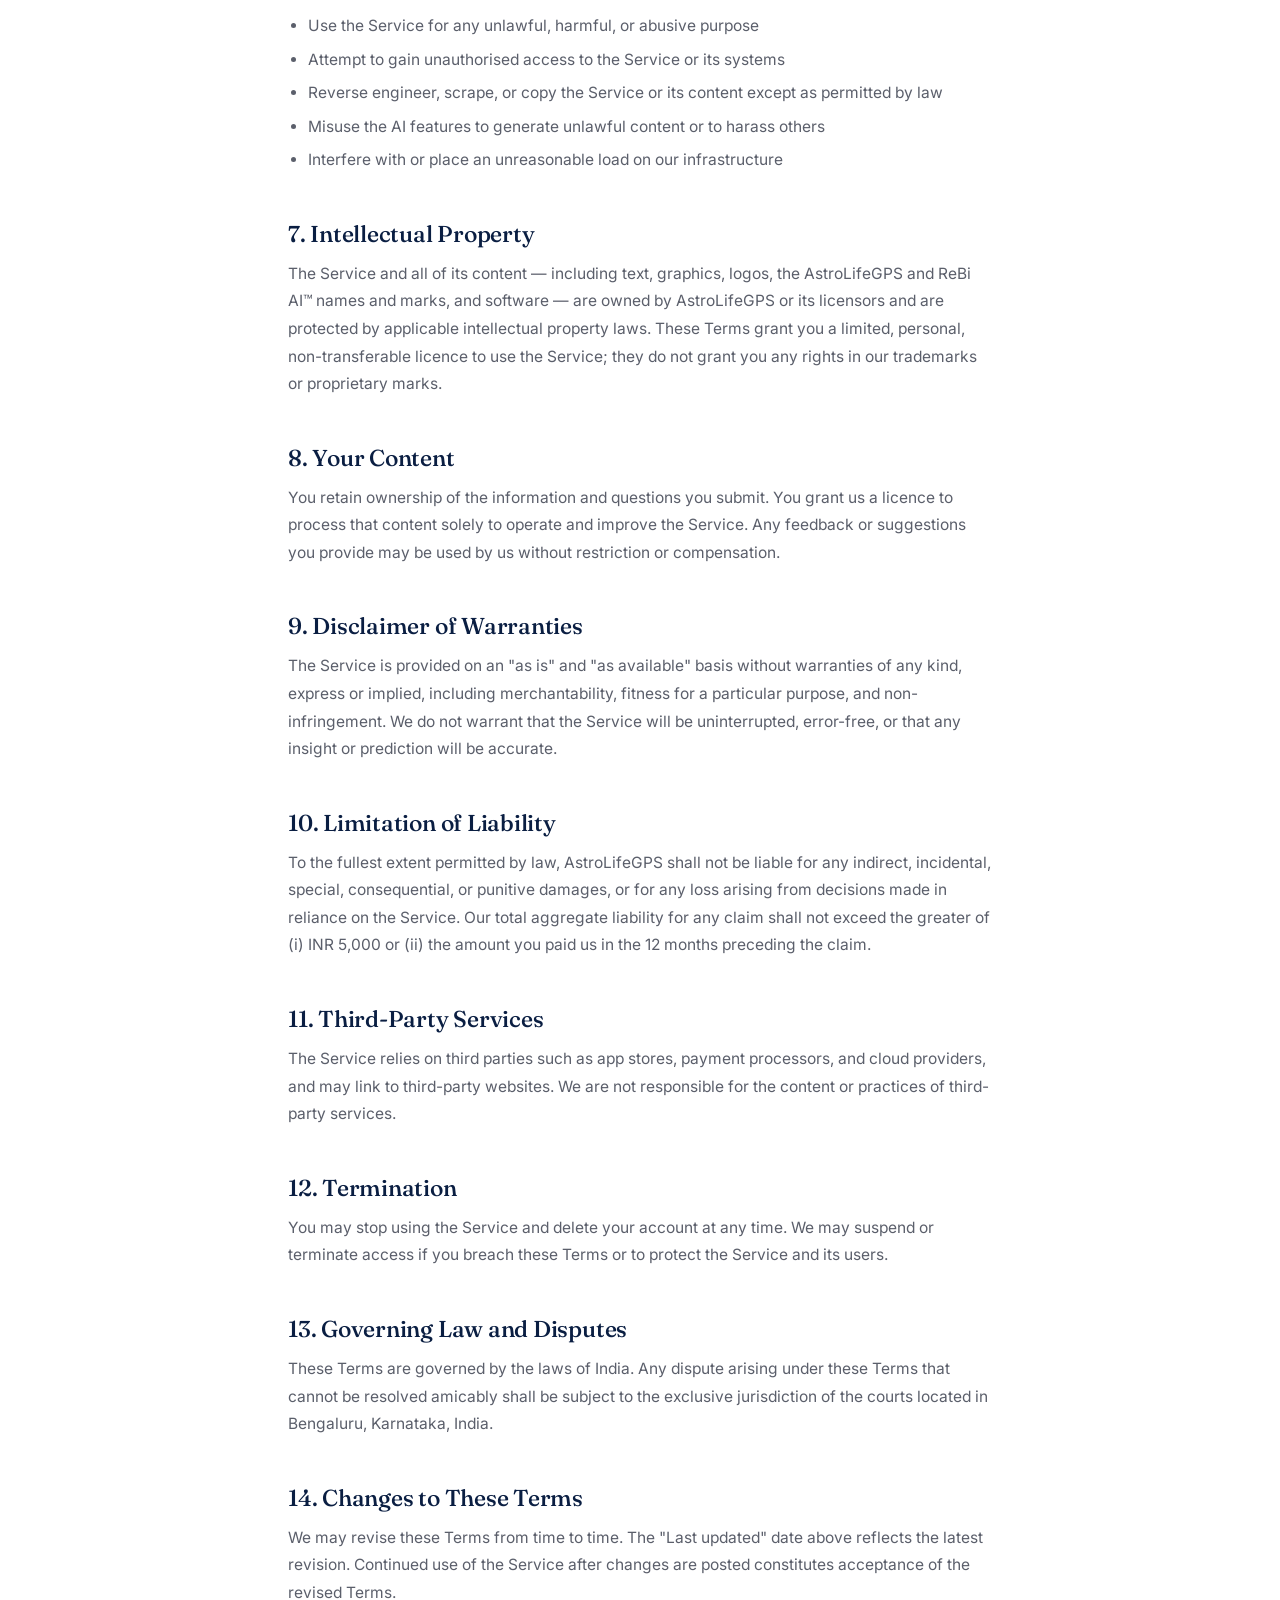
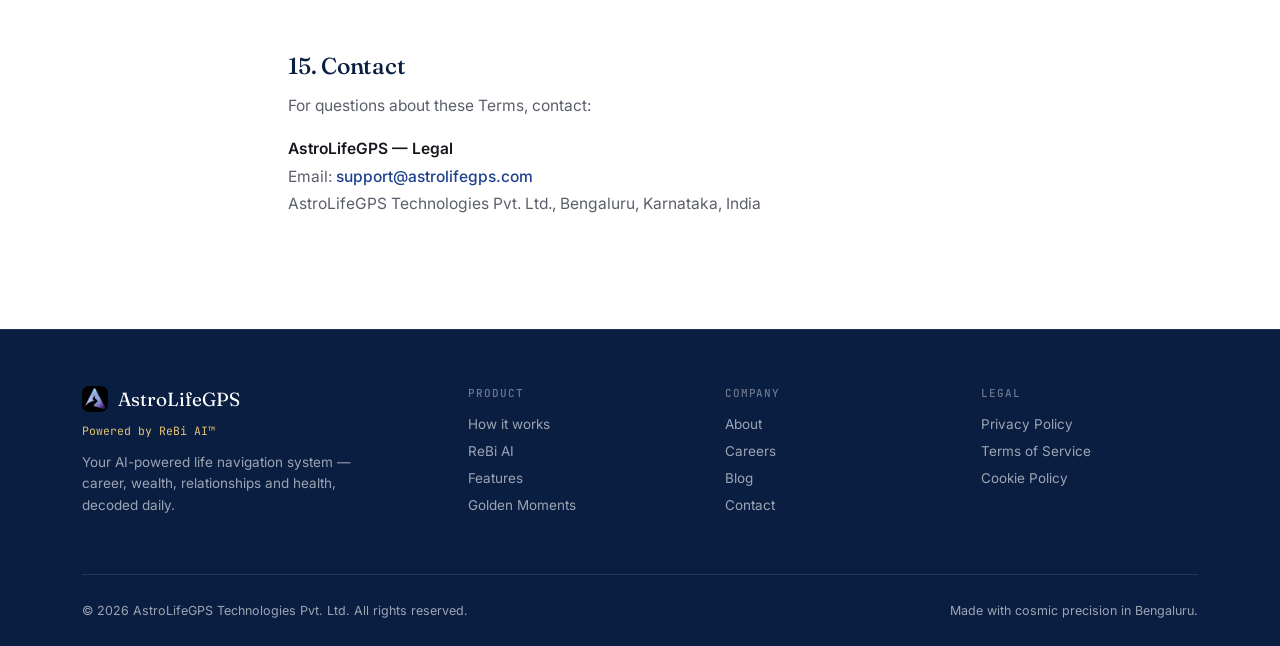
<file: terms-of-service/index.html>
<!DOCTYPE html>
<html lang="en">
<head>
<meta charset="UTF-8">
<meta name="viewport" content="width=device-width, initial-scale=1.0">
<title>Terms of Service &mdash; AstroLifeGPS</title>
<meta name="description" content="The terms governing your use of the AstroLifeGPS app and website.">
<meta name="theme-color" content="#0A1E42">
<link rel="canonical" href="https://www.astrolifegps.com/terms-of-service/">
<meta property="og:type" content="website">
<meta property="og:site_name" content="AstroLifeGPS">
<meta property="og:title" content="Terms of Service &mdash; AstroLifeGPS">
<meta property="og:description" content="The terms governing your use of the AstroLifeGPS app and website.">
<meta property="og:url" content="https://www.astrolifegps.com/terms-of-service/">
<meta property="og:image" content="https://www.astrolifegps.com/assets/og-image.png">
<meta name="twitter:card" content="summary_large_image">
<meta name="twitter:title" content="Terms of Service &mdash; AstroLifeGPS">
<meta name="twitter:description" content="The terms governing your use of the AstroLifeGPS app and website.">
<meta name="twitter:image" content="https://www.astrolifegps.com/assets/og-image.png">
<link rel="icon" type="image/svg+xml" href="../assets/favicon.svg">
<link rel="icon" type="image/png" href="../assets/favicon.png">
<link rel="apple-touch-icon" href="../assets/favicon.png">
<link rel="preload" as="font" type="font/woff2" crossorigin href="../assets/fonts/fraunces-variable.woff2">
<link rel="preload" as="font" type="font/woff2" crossorigin href="../assets/fonts/inter-variable.woff2">
<link rel="stylesheet" href="../assets/page.css">
</head>
<body>
<header>
  <div class="nav-inner">
    <a href="../" class="logo">
      <img class="logo-mark" src="../assets/logo.svg" alt="AstroLifeGPS logo" width="28" height="28">
      AstroLifeGPS</a>
    <nav>
      <ul>
        <li><a href="../#how">How it works</a></li>
        <li><a href="../#rebi">ReBi AI</a></li>
        <li><a href="../#moments">Golden Moments</a></li>
        <li><a href="../#features">Features</a></li>
        <li><a href="../#faq">FAQ</a></li>
      </ul>
    </nav>
    <a href="https://app.astrolifegps.com/" class="nav-cta" target="_blank" rel="noopener noreferrer">Login</a>
  </div>
</header>
<main>
<div class="legal">
  <div class="legal-eyebrow">Legal</div>
  <h1>Terms of Service</h1>
  <p class="legal-meta">Last updated: June 2026</p>
  <div class="legal-divider"></div>
  <div class="legal-body">
    <p>Please read these Terms of Service ("Terms") carefully before using the AstroLifeGPS mobile application or our website at astrolifegps.com (together, the "Service"). By creating an account or using the Service, you agree to be bound by these Terms.</p>

    <h2>1. Acceptance of Terms</h2>
    <p>These Terms form a legally binding agreement between you and AstroLifeGPS Technologies Pvt. Ltd. ("AstroLifeGPS", "we", "us", or "our"). If you do not agree with these Terms, do not use the Service.</p>

    <h2>2. The Service</h2>
    <p>AstroLifeGPS provides AI-assisted astrological insights based on your birth chart, including a daily life-navigation dashboard, Golden Moments timing, forecasts, and a conversational AI astrologer powered by ReBi AI&trade;. Features may change, improve, or be discontinued over time.</p>

    <div class="callout"><p><strong>Guidance, not professional advice.</strong> AstroLifeGPS is intended for personal insight, reflection, and entertainment. It is not a substitute for professional financial, legal, medical, psychological, or relationship advice. You are solely responsible for the decisions you make. Do not rely on the Service for decisions that require a qualified professional.</p></div>

    <h2>3. Eligibility</h2>
    <p>You must be at least 18 years old to use the Service. By using it, you confirm that you meet this requirement.</p>

    <h2>4. Your Account</h2>
    <p>You agree to provide accurate information and to keep your login credentials secure. You are responsible for activity that occurs under your account. Notify us promptly of any unauthorised use.</p>

    <h2>5. Subscriptions and Payments</h2>
    <ul>
      <li>Certain features require a paid subscription. Prices and inclusions are shown in the app before purchase.</li>
      <li>Subscriptions are billed and managed through the Apple App Store or Google Play and renew automatically unless cancelled at least 24 hours before the end of the current period.</li>
      <li>You can manage or cancel a subscription in your app store account settings.</li>
      <li>Refunds are handled according to the policies of the applicable app store.</li>
    </ul>

    <h2>6. Acceptable Use</h2>
    <p>You agree not to:</p>
    <ul>
      <li>Use the Service for any unlawful, harmful, or abusive purpose</li>
      <li>Attempt to gain unauthorised access to the Service or its systems</li>
      <li>Reverse engineer, scrape, or copy the Service or its content except as permitted by law</li>
      <li>Misuse the AI features to generate unlawful content or to harass others</li>
      <li>Interfere with or place an unreasonable load on our infrastructure</li>
    </ul>

    <h2>7. Intellectual Property</h2>
    <p>The Service and all of its content &mdash; including text, graphics, logos, the AstroLifeGPS and ReBi AI&trade; names and marks, and software &mdash; are owned by AstroLifeGPS or its licensors and are protected by applicable intellectual property laws. These Terms grant you a limited, personal, non-transferable licence to use the Service; they do not grant you any rights in our trademarks or proprietary marks.</p>

    <h2>8. Your Content</h2>
    <p>You retain ownership of the information and questions you submit. You grant us a licence to process that content solely to operate and improve the Service. Any feedback or suggestions you provide may be used by us without restriction or compensation.</p>

    <h2>9. Disclaimer of Warranties</h2>
    <p>The Service is provided on an "as is" and "as available" basis without warranties of any kind, express or implied, including merchantability, fitness for a particular purpose, and non-infringement. We do not warrant that the Service will be uninterrupted, error-free, or that any insight or prediction will be accurate.</p>

    <h2>10. Limitation of Liability</h2>
    <p>To the fullest extent permitted by law, AstroLifeGPS shall not be liable for any indirect, incidental, special, consequential, or punitive damages, or for any loss arising from decisions made in reliance on the Service. Our total aggregate liability for any claim shall not exceed the greater of (i) INR 5,000 or (ii) the amount you paid us in the 12 months preceding the claim.</p>

    <h2>11. Third-Party Services</h2>
    <p>The Service relies on third parties such as app stores, payment processors, and cloud providers, and may link to third-party websites. We are not responsible for the content or practices of third-party services.</p>

    <h2>12. Termination</h2>
    <p>You may stop using the Service and delete your account at any time. We may suspend or terminate access if you breach these Terms or to protect the Service and its users.</p>

    <h2>13. Governing Law and Disputes</h2>
    <p>These Terms are governed by the laws of India. Any dispute arising under these Terms that cannot be resolved amicably shall be subject to the exclusive jurisdiction of the courts located in Bengaluru, Karnataka, India.</p>

    <h2>14. Changes to These Terms</h2>
    <p>We may revise these Terms from time to time. The "Last updated" date above reflects the latest revision. Continued use of the Service after changes are posted constitutes acceptance of the revised Terms.</p>

    <h2>15. Contact</h2>
    <p>For questions about these Terms, contact:</p>
    <p><strong>AstroLifeGPS &mdash; Legal</strong><br>
    Email: <a href="mailto:support@astrolifegps.com">support@astrolifegps.com</a><br>
    AstroLifeGPS Technologies Pvt. Ltd., Bengaluru, Karnataka, India</p>
  </div>
</div>
</main>
<footer>
  <div class="wrap">
    <div class="footer-grid">
      <div>
        <div class="footer-brand">
          <span style="display:inline-flex; align-items:center; gap:10px;">
            <img class="logo-mark" src="../assets/logo.svg" alt="AstroLifeGPS logo" width="26" height="26">AstroLifeGPS</span>
          <span class="pwr">Powered by ReBi AI&trade;</span></div>
        <p style="font-size:13.5px; max-width:280px; line-height:1.6;">Your AI-powered life navigation system &mdash; career, wealth, relationships and health, decoded daily.</p>
      </div>
      <div>
        <h5>Product</h5>
        <ul>
          <li><a href="../#how">How it works</a></li>
          <li><a href="../#rebi">ReBi AI</a></li>
          <li><a href="../#features">Features</a></li>
          <li><a href="../#moments">Golden Moments</a></li>
        </ul>
      </div>
      <div>
        <h5>Company</h5>
        <ul>
          <li><a href="../about/">About</a></li>
          <li><a href="../careers/">Careers</a></li>
          <li><a href="../blog/">Blog</a></li>
          <li><a href="../contact/">Contact</a></li>
        </ul>
      </div>
      <div>
        <h5>Legal</h5>
        <ul>
          <li><a href="../privacy-policy/">Privacy Policy</a></li>
          <li><a href="../terms-of-service/">Terms of Service</a></li>
          <li><a href="../cookie-policy/">Cookie Policy</a></li>
        </ul>
      </div>
    </div>
    <div class="footer-bottom">
      <span>&copy; 2026 AstroLifeGPS Technologies Pvt. Ltd. All rights reserved.</span>
      <span>Made with cosmic precision in Bengaluru.</span>
    </div>
  </div>
</footer>
</body>
</html>
</file>
<file: assets/page.css>
/* ============================================================
   AstroLifeGPS — shared styles for content / legal sub-pages
   Matches the homepage design system (navy + gold, Fraunces).
   ============================================================ */
@font-face{font-family:'Fraunces';font-style:normal;font-weight:300 600;font-display:swap;src:url('fonts/fraunces-variable.woff2') format('woff2');}
@font-face{font-family:'Fraunces';font-style:italic;font-weight:300 600;font-display:swap;src:url('fonts/fraunces-italic.woff2') format('woff2');}
@font-face{font-family:'Inter';font-style:normal;font-weight:400 800;font-display:swap;src:url('fonts/inter-variable.woff2') format('woff2');}
@font-face{font-family:'JetBrains Mono';font-style:normal;font-weight:400 500;font-display:swap;src:url('fonts/jetbrainsmono-variable.woff2') format('woff2');}

:root{
  --navy-deep:#0A1E42; --navy:#15316B; --navy-mid:#1E4090;
  --gold:#C89B3C; --gold-light:#E4C374;
  --paper:#FBFAF7; --white:#FFFFFF;
  --ink:#15171C; --ink-soft:#5B5F6B; --line:#E7E5DD;
  --max:1180px;
}
*{box-sizing:border-box; margin:0; padding:0;}
html{scroll-behavior:smooth;}
body{ background:var(--white); color:var(--ink); font-family:'Inter',sans-serif; -webkit-font-smoothing:antialiased; overflow-x:hidden; }
::selection{ background:var(--gold-light); color:var(--navy-deep); }
h1,h2,h3,h4{ font-family:'Fraunces',serif; font-weight:500; letter-spacing:-0.01em; color:var(--navy-deep); }
a{ color:inherit; text-decoration:none; }
img{ max-width:100%; display:block; }
.wrap{ max-width:var(--max); margin:0 auto; padding:0 32px; }

/* ---------- NAV ---------- */
header{ position:fixed; top:0; left:0; right:0; z-index:100; background:rgba(255,255,255,0.86); backdrop-filter:blur(14px); border-bottom:1px solid var(--line); }
.nav-inner{ max-width:var(--max); margin:0 auto; padding:18px 32px; display:flex; align-items:center; justify-content:space-between; }
.logo{ font-family:'Fraunces',serif; font-weight:600; font-size:19px; color:var(--navy-deep); display:flex; align-items:center; gap:8px; }
.logo-mark{ border-radius:7px; display:block; flex-shrink:0; }
nav ul{ list-style:none; display:flex; gap:36px; }
nav a{ font-size:14px; font-weight:500; color:var(--navy-deep); opacity:0.75; transition:opacity .2s; }
nav a:hover{ opacity:1; }
.nav-cta{ background:var(--navy-deep); color:#fff; padding:10px 20px; border-radius:100px; font-size:13px; font-weight:600; opacity:1 !important; transition:background .2s; }
.nav-cta:hover{ background:var(--gold); }

/* ---------- CONTENT / LEGAL ---------- */
.legal{ max-width:768px; margin:0 auto; padding:144px 32px 96px; }
.legal-eyebrow{ font-family:'JetBrains Mono',monospace; font-size:11px; letter-spacing:0.16em; text-transform:uppercase; color:var(--gold); font-weight:500; margin-bottom:14px; }
.legal h1{ font-size:clamp(34px,5vw,52px); line-height:1.05; margin-bottom:14px; }
.legal-lead{ font-size:17px; color:var(--ink-soft); line-height:1.65; margin-top:6px; }
.legal-meta{ font-size:13px; color:var(--ink-soft); font-family:'JetBrains Mono',monospace; }
.legal-divider{ height:1px; background:var(--line); margin:34px 0; }
.legal-body h2{ font-size:23px; margin-top:46px; margin-bottom:12px; }
.legal-body h3{ font-size:16px; margin-top:26px; margin-bottom:8px; font-family:'Inter',sans-serif; font-weight:600; color:var(--navy-deep); }
.legal-body p{ font-size:15.5px; color:var(--ink-soft); line-height:1.78; margin-bottom:15px; }
.legal-body ul{ padding-left:20px; margin-bottom:15px; }
.legal-body li{ font-size:15.5px; color:var(--ink-soft); line-height:1.78; margin-bottom:6px; }
.legal-body a{ color:var(--navy-mid); font-weight:500; }
.legal-body a:hover{ color:var(--gold); }
.legal-body strong{ color:var(--ink); font-weight:600; }
.legal-body table{ width:100%; border-collapse:collapse; margin:8px 0 20px; }
.legal-body th{ text-align:left; padding:11px 14px; font-family:'JetBrains Mono',monospace; font-size:10.5px; text-transform:uppercase; letter-spacing:0.06em; color:var(--ink-soft); border-bottom:2px solid var(--navy-deep); font-weight:500; }
.legal-body td{ padding:11px 14px; border-bottom:1px solid var(--line); font-size:14px; color:var(--ink-soft); }
.callout{ background:var(--paper); border:1px solid var(--line); border-left:3px solid var(--gold); border-radius:10px; padding:16px 18px; margin:20px 0; }
.callout p{ margin:0; font-size:14.5px; color:var(--ink); }
.contact-cards{ display:grid; grid-template-columns:1fr 1fr; gap:16px; margin:26px 0 6px; }
.contact-card{ border:1px solid var(--line); border-radius:14px; padding:22px; }
.contact-card .cc-label{ font-family:'JetBrains Mono',monospace; font-size:10.5px; text-transform:uppercase; letter-spacing:0.06em; color:var(--gold); margin-bottom:8px; }
.contact-card a{ font-size:16px; color:var(--navy-deep); font-weight:600; }
.contact-card a:hover{ color:var(--gold); }

/* ---------- FOOTER ---------- */
footer{ background:var(--navy-deep); border-top:1px solid rgba(255,255,255,0.1); padding:56px 0 28px; color:rgba(255,255,255,0.6); }
.footer-grid{ display:grid; grid-template-columns:1.6fr 1fr 1fr 1fr; gap:40px; margin-bottom:50px; }
.footer-brand{ font-family:'Fraunces',serif; color:#fff; font-size:19px; margin-bottom:14px; }
.footer-brand .pwr{ font-size:11.5px; color:var(--gold-light); font-family:'JetBrains Mono',monospace; display:block; margin-top:6px; }
.footer-grid h5{ font-size:11px; text-transform:uppercase; letter-spacing:0.08em; color:rgba(255,255,255,0.4); margin-bottom:16px; font-family:'JetBrains Mono',monospace; font-weight:500; }
.footer-grid ul{ list-style:none; }
.footer-grid li{ margin-bottom:11px; font-size:13.5px; }
.footer-grid a{ color:rgba(255,255,255,0.6); }
.footer-grid a:hover{ color:#fff; }
.footer-bottom{ display:flex; justify-content:space-between; padding-top:28px; border-top:1px solid rgba(255,255,255,0.1); font-size:12.5px; flex-wrap:wrap; gap:10px; }

@media (max-width:980px){
  nav ul{ display:none; }
  .footer-grid{ grid-template-columns:1fr 1fr; }
}
@media (max-width:560px){
  .nav-inner{ padding-left:20px; padding-right:20px; }
  .legal{ padding:120px 20px 64px; }
  .contact-cards{ grid-template-columns:1fr; }
  .footer-grid{ grid-template-columns:1fr; gap:30px; }
  .legal-body table{ display:block; overflow-x:auto; white-space:nowrap; }
}
</file>
